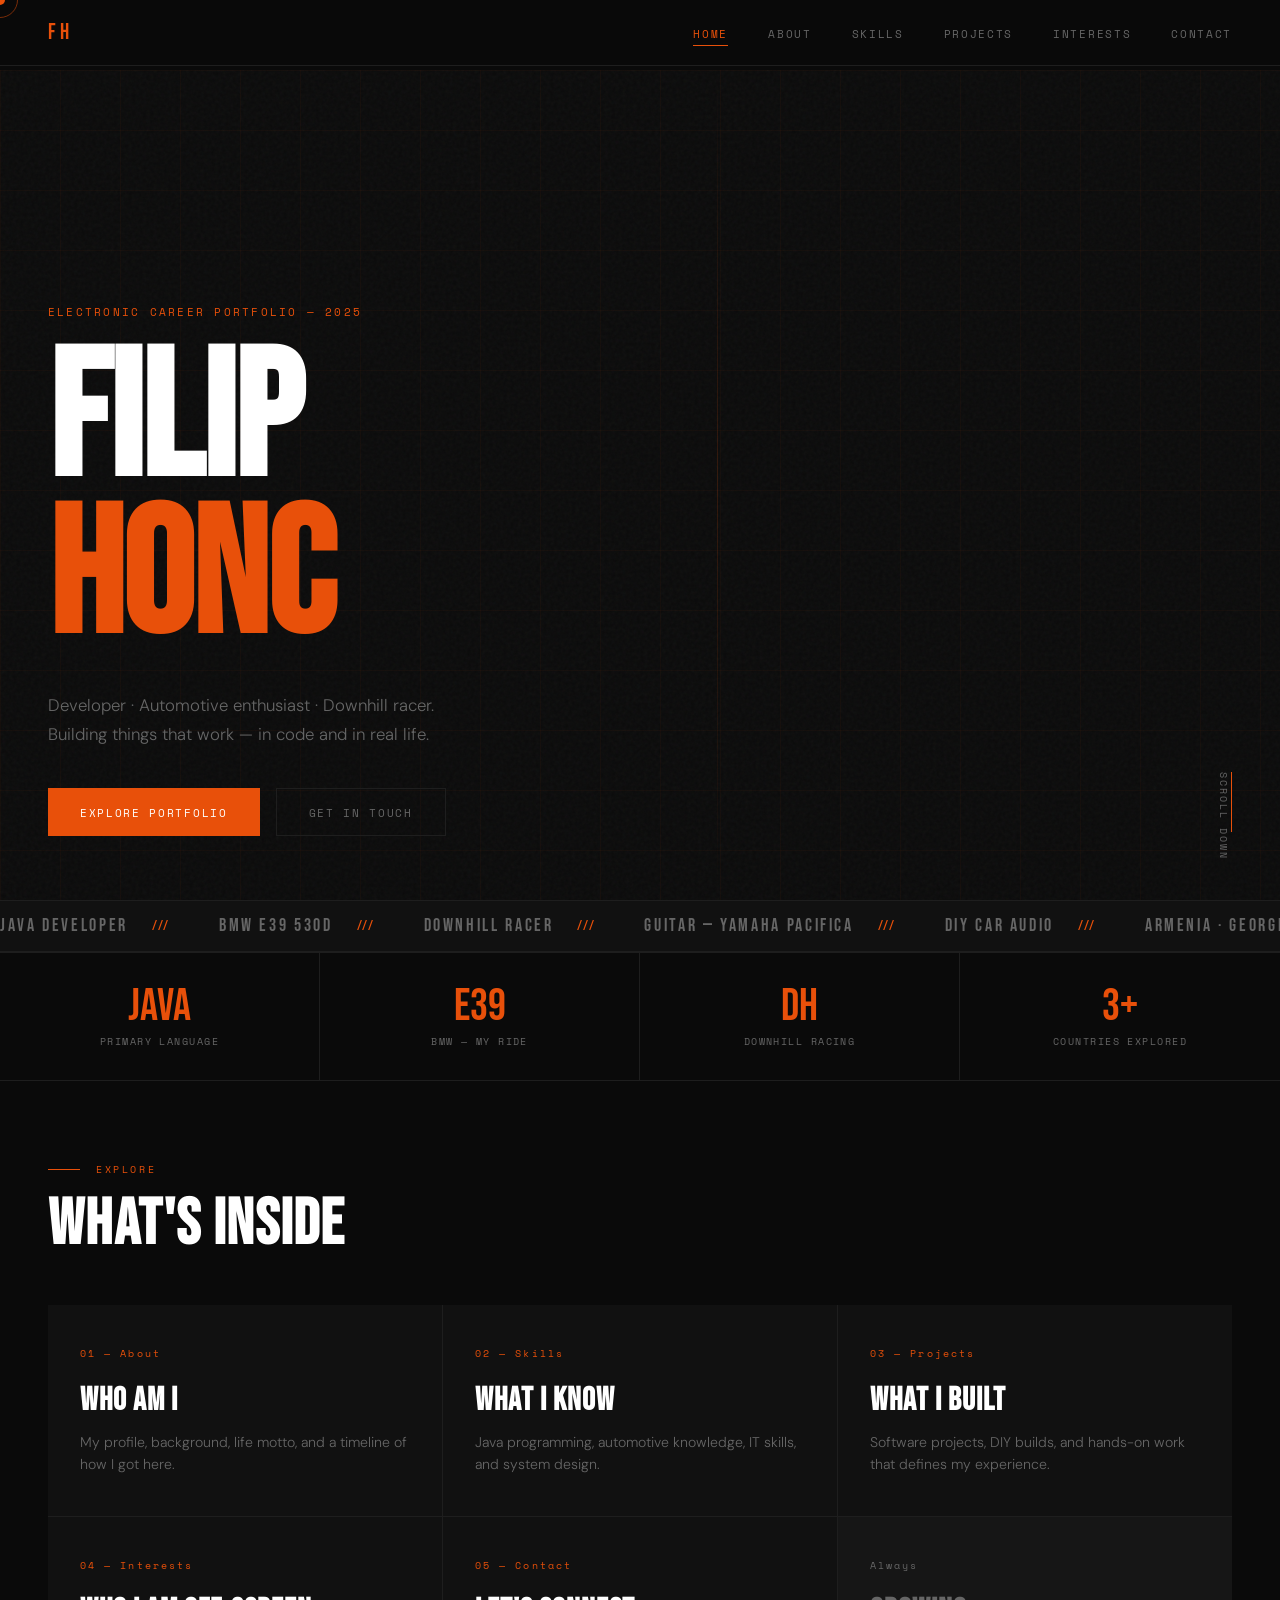
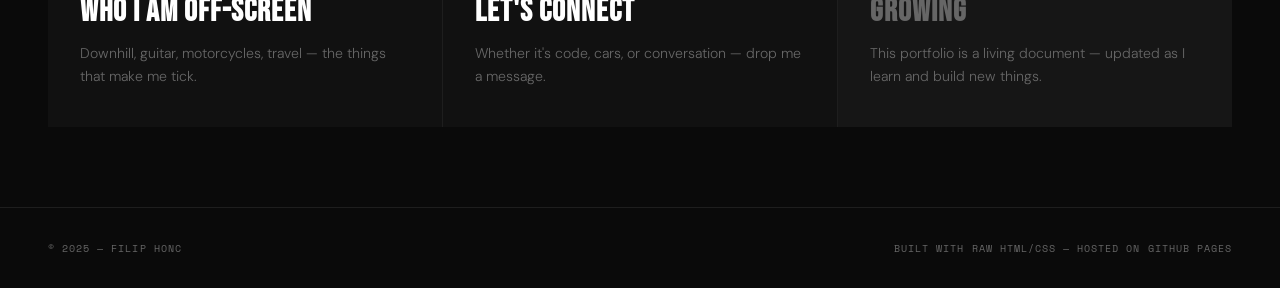
<file: index.html>
<!DOCTYPE html>
<html lang="en">
<head>
  <meta charset="UTF-8"/>
  <meta name="viewport" content="width=device-width, initial-scale=1.0"/>
  <title>Filip Honc — Portfolio — Home</title>
  <link rel="stylesheet" href="style.css"/>
</head>
<body>

  <div class="cursor" id="cursor"></div>
  <div class="cursor-ring" id="cursorRing"></div>

  <nav>
    <a href="index.html" class="nav-logo">FH</a>
    <ul class="nav-links">
      <li><a href="index.html">Home</a></li>
      <li><a href="about.html">About</a></li>
      <li><a href="skills.html">Skills</a></li>
      <li><a href="projects.html">Projects</a></li>
      <li><a href="interests.html">Interests</a></li>
      <li><a href="contact.html">Contact</a></li>
    </ul>
  </nav>

  <div class="page">

    <!-- HERO -->
    <section id="hero">
      <div class="hero-noise"></div>
      <div class="hero-grid"></div>
      <div class="hero-line"></div>
      <div class="hero-tag">Electronic Career Portfolio — 2025</div>
      <h1 class="hero-name">FILIP<br><span>HONC</span></h1>
      <p class="hero-sub">
        Developer · Automotive enthusiast · Downhill racer.<br>
        Building things that work — in code and in real life.
      </p>
      <div class="hero-cta">
        <a href="about.html" class="btn btn-primary">Explore Portfolio</a>
        <a href="contact.html" class="btn btn-outline">Get in Touch</a>
      </div>
      <div class="hero-scroll">Scroll down</div>
    </section>

    <!-- MARQUEE -->
    <div class="marquee-wrap">
      <div class="marquee-track">
        <div class="marquee-item">Java Developer <span>///</span></div>
        <div class="marquee-item">BMW E39 530d <span>///</span></div>
        <div class="marquee-item">Downhill Racer <span>///</span></div>
        <div class="marquee-item">Guitar — Yamaha Pacifica <span>///</span></div>
        <div class="marquee-item">DIY Car Audio <span>///</span></div>
        <div class="marquee-item">Armenia · Georgia · Albania <span>///</span></div>
        <div class="marquee-item">Java Developer <span>///</span></div>
        <div class="marquee-item">BMW E39 530d <span>///</span></div>
        <div class="marquee-item">Downhill Racer <span>///</span></div>
        <div class="marquee-item">Guitar — Yamaha Pacifica <span>///</span></div>
        <div class="marquee-item">DIY Car Audio <span>///</span></div>
        <div class="marquee-item">Armenia · Georgia · Albania <span>///</span></div>
      </div>
    </div>

    <!-- STATS BAR -->
    <div class="stats-bar reveal">
      <div class="stat-item">
        <div class="stat-num">Java</div>
        <div class="stat-label">Primary Language</div>
      </div>
      <div class="stat-item">
        <div class="stat-num">E39</div>
        <div class="stat-label">BMW — My Ride</div>
      </div>
      <div class="stat-item">
        <div class="stat-num">DH</div>
        <div class="stat-label">Downhill Racing</div>
      </div>
      <div class="stat-item">
        <div class="stat-num">3+</div>
        <div class="stat-label">Countries Explored</div>
      </div>
    </div>

    <!-- PREVIEW GRID -->
    <section class="section" style="border-top: 1px solid var(--border);">
      <div class="section-label">Explore</div>
      <h2 class="section-title">WHAT'S INSIDE</h2>
      <div class="preview-grid reveal">
        <a href="about.html" class="preview-card">
          <div class="pc-num">01 — About</div>
          <h3>Who Am I</h3>
          <p>My profile, background, life motto, and a timeline of how I got here.</p>
        </a>
        <a href="skills.html" class="preview-card">
          <div class="pc-num">02 — Skills</div>
          <h3>What I Know</h3>
          <p>Java programming, automotive knowledge, IT skills, and system design.</p>
        </a>
        <a href="projects.html" class="preview-card">
          <div class="pc-num">03 — Projects</div>
          <h3>What I Built</h3>
          <p>Software projects, DIY builds, and hands-on work that defines my experience.</p>
        </a>
        <a href="interests.html" class="preview-card">
          <div class="pc-num">04 — Interests</div>
          <h3>Who I Am Off-Screen</h3>
          <p>Downhill, guitar, motorcycles, travel — the things that make me tick.</p>
        </a>
        <a href="contact.html" class="preview-card">
          <div class="pc-num">05 — Contact</div>
          <h3>Let's Connect</h3>
          <p>Whether it's code, cars, or conversation — drop me a message.</p>
        </a>
        <div class="preview-card" style="background: var(--surface2); cursor: default;">
          <div class="pc-num" style="color: var(--muted);">Always</div>
          <h3 style="color: var(--muted);">Growing</h3>
          <p>This portfolio is a living document — updated as I learn and build new things.</p>
        </div>
      </div>
    </section>

  </div><!-- .page -->

  <footer>
    <p>© 2025 — Filip Honc</p>
    <p>Built with raw HTML/CSS — Hosted on GitHub Pages</p>
  </footer>

  <script src="main.js"></script>
</body>
</html>
</file>
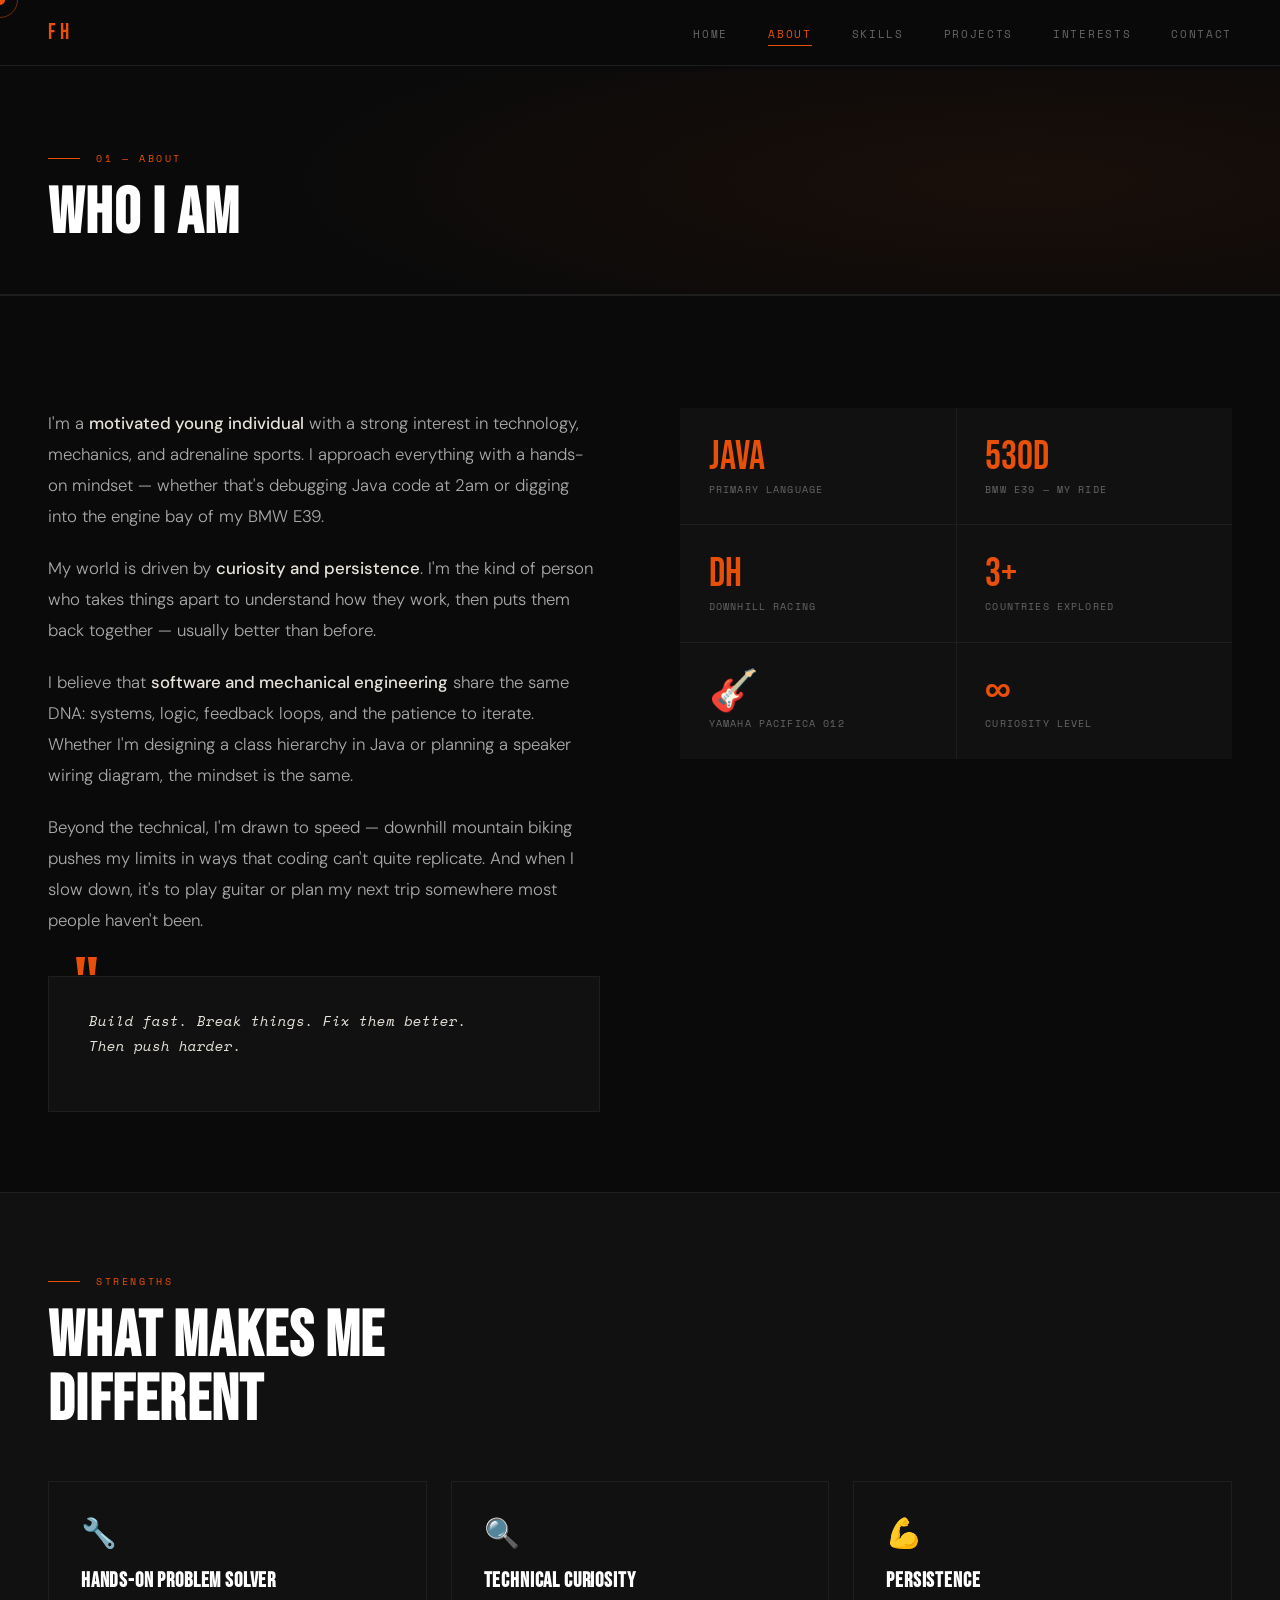
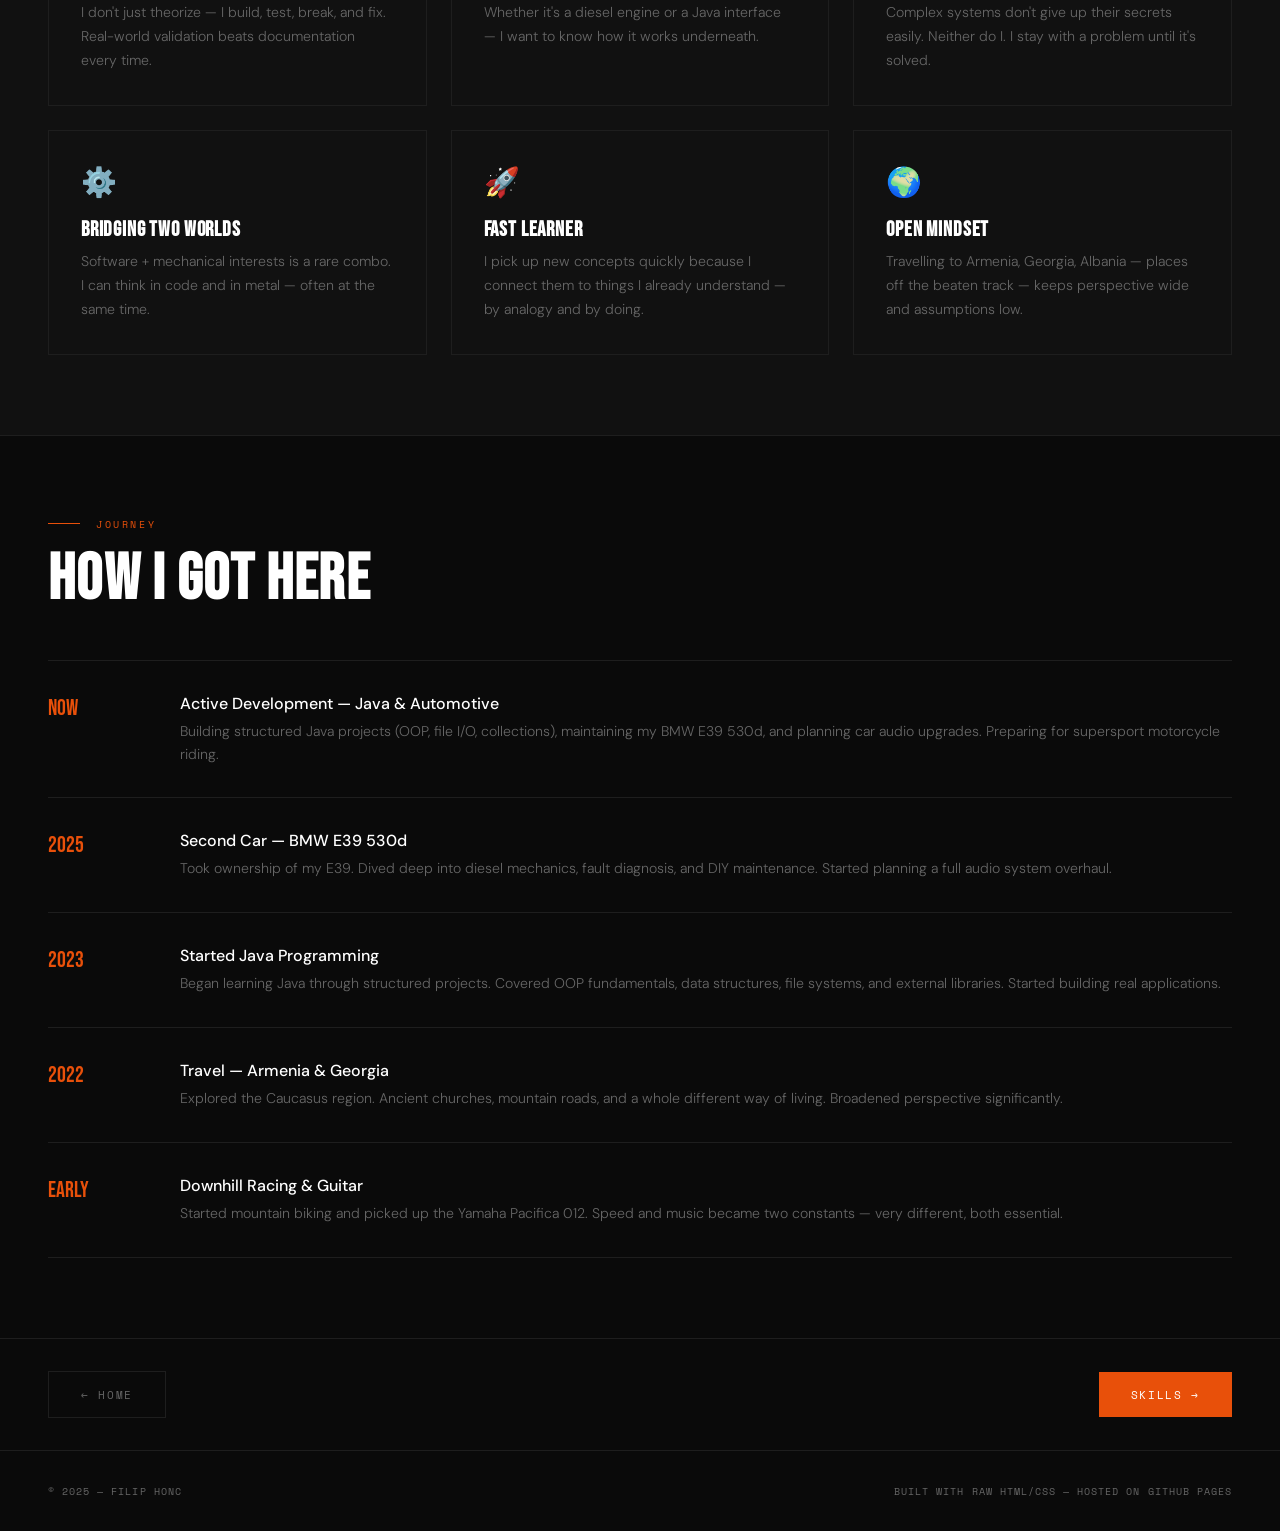
<file: about.html>
<!DOCTYPE html>
<html lang="en">
<head>
  <meta charset="UTF-8"/>
  <meta name="viewport" content="width=device-width, initial-scale=1.0"/>
  <title>Filip Honc — Portfolio — About</title>
  <link rel="stylesheet" href="style.css"/>
</head>
<body>

  <div class="cursor" id="cursor"></div>
  <div class="cursor-ring" id="cursorRing"></div>

  <nav>
    <a href="index.html" class="nav-logo">FH</a>
    <ul class="nav-links">
      <li><a href="index.html">Home</a></li>
      <li><a href="about.html">About</a></li>
      <li><a href="skills.html">Skills</a></li>
      <li><a href="projects.html">Projects</a></li>
      <li><a href="interests.html">Interests</a></li>
      <li><a href="contact.html">Contact</a></li>
    </ul>
  </nav>

  <div class="page">

    <!-- HERO HEADER -->
    <div class="about-hero">
      <div class="about-hero-bg"></div>
      <div class="section-label">01 — About</div>
      <h2 class="section-title" style="margin-bottom:0">WHO I AM</h2>
    </div>

    <!-- MAIN ABOUT LAYOUT -->
    <section class="section">
      <div class="about-layout">

        <!-- LEFT: TEXT -->
        <div class="about-text reveal">
          <p>
            I'm a <strong>motivated young individual</strong> with a strong interest in technology, mechanics, and adrenaline sports. I approach everything with a hands-on mindset — whether that's debugging Java code at 2am or digging into the engine bay of my BMW E39.
          </p>
          <p>
            My world is driven by <strong>curiosity and persistence</strong>. I'm the kind of person who takes things apart to understand how they work, then puts them back together — usually better than before.
          </p>
          <p>
            I believe that <strong>software and mechanical engineering</strong> share the same DNA: systems, logic, feedback loops, and the patience to iterate. Whether I'm designing a class hierarchy in Java or planning a speaker wiring diagram, the mindset is the same.
          </p>
          <p>
            Beyond the technical, I'm drawn to speed — downhill mountain biking pushes my limits in ways that coding can't quite replicate. And when I slow down, it's to play guitar or plan my next trip somewhere most people haven't been.
          </p>
          <div class="motto-box">
            <p>Build fast. Break things. Fix them better.<br>Then push harder.</p>
          </div>
        </div>

        <!-- RIGHT: STATS -->
        <div class="reveal">
          <div class="side-stats">
            <div class="side-stat">
              <div class="num">Java</div>
              <div class="lbl">Primary Language</div>
            </div>
            <div class="side-stat">
              <div class="num">530d</div>
              <div class="lbl">BMW E39 — My Ride</div>
            </div>
            <div class="side-stat">
              <div class="num">DH</div>
              <div class="lbl">Downhill Racing</div>
            </div>
            <div class="side-stat">
              <div class="num">3+</div>
              <div class="lbl">Countries Explored</div>
            </div>
            <div class="side-stat">
              <div class="num">🎸</div>
              <div class="lbl">Yamaha Pacifica 012</div>
            </div>
            <div class="side-stat">
              <div class="num">∞</div>
              <div class="lbl">Curiosity Level</div>
            </div>
          </div>
        </div>

      </div>
    </section>

    <!-- STRENGTHS -->
    <section class="section" style="background: var(--surface);">
      <div class="section-label">Strengths</div>
      <h2 class="section-title">WHAT MAKES ME<br>DIFFERENT</h2>
      <div style="display: grid; grid-template-columns: repeat(3,1fr); gap: 1.5rem;" class="reveal">
        <div class="card">
          <div style="font-size:1.8rem; margin-bottom:1rem;">🔧</div>
          <h3 style="font-family:'Bebas Neue',sans-serif; font-size:1.3rem; color:var(--white); letter-spacing:.04em; margin-bottom:.5rem;">Hands-On Problem Solver</h3>
          <p style="font-size:.88rem; color:var(--muted); line-height:1.7;">I don't just theorize — I build, test, break, and fix. Real-world validation beats documentation every time.</p>
        </div>
        <div class="card">
          <div style="font-size:1.8rem; margin-bottom:1rem;">🔍</div>
          <h3 style="font-family:'Bebas Neue',sans-serif; font-size:1.3rem; color:var(--white); letter-spacing:.04em; margin-bottom:.5rem;">Technical Curiosity</h3>
          <p style="font-size:.88rem; color:var(--muted); line-height:1.7;">Whether it's a diesel engine or a Java interface — I want to know how it works underneath.</p>
        </div>
        <div class="card">
          <div style="font-size:1.8rem; margin-bottom:1rem;">💪</div>
          <h3 style="font-family:'Bebas Neue',sans-serif; font-size:1.3rem; color:var(--white); letter-spacing:.04em; margin-bottom:.5rem;">Persistence</h3>
          <p style="font-size:.88rem; color:var(--muted); line-height:1.7;">Complex systems don't give up their secrets easily. Neither do I. I stay with a problem until it's solved.</p>
        </div>
        <div class="card">
          <div style="font-size:1.8rem; margin-bottom:1rem;">⚙️</div>
          <h3 style="font-family:'Bebas Neue',sans-serif; font-size:1.3rem; color:var(--white); letter-spacing:.04em; margin-bottom:.5rem;">Bridging Two Worlds</h3>
          <p style="font-size:.88rem; color:var(--muted); line-height:1.7;">Software + mechanical interests is a rare combo. I can think in code and in metal — often at the same time.</p>
        </div>
        <div class="card">
          <div style="font-size:1.8rem; margin-bottom:1rem;">🚀</div>
          <h3 style="font-family:'Bebas Neue',sans-serif; font-size:1.3rem; color:var(--white); letter-spacing:.04em; margin-bottom:.5rem;">Fast Learner</h3>
          <p style="font-size:.88rem; color:var(--muted); line-height:1.7;">I pick up new concepts quickly because I connect them to things I already understand — by analogy and by doing.</p>
        </div>
        <div class="card">
          <div style="font-size:1.8rem; margin-bottom:1rem;">🌍</div>
          <h3 style="font-family:'Bebas Neue',sans-serif; font-size:1.3rem; color:var(--white); letter-spacing:.04em; margin-bottom:.5rem;">Open Mindset</h3>
          <p style="font-size:.88rem; color:var(--muted); line-height:1.7;">Travelling to Armenia, Georgia, Albania — places off the beaten track — keeps perspective wide and assumptions low.</p>
        </div>
      </div>
    </section>

    <!-- TIMELINE -->
    <section class="section">
      <div class="section-label">Journey</div>
      <h2 class="section-title">HOW I GOT HERE</h2>
      <div class="timeline">
        <div class="tl-item reveal">
          <div class="tl-year">Now</div>
          <div class="tl-content">
            <h4>Active Development — Java & Automotive</h4>
            <p>Building structured Java projects (OOP, file I/O, collections), maintaining my BMW E39 530d, and planning car audio upgrades. Preparing for supersport motorcycle riding.</p>
          </div>
        </div>
        <div class="tl-item reveal">
          <div class="tl-year">2025</div>
          <div class="tl-content">
            <h4>Second Car — BMW E39 530d</h4>
            <p>Took ownership of my E39. Dived deep into diesel mechanics, fault diagnosis, and DIY maintenance. Started planning a full audio system overhaul.</p>
          </div>
        </div>
        <div class="tl-item reveal">
          <div class="tl-year">2023</div>
          <div class="tl-content">
            <h4>Started Java Programming</h4>
            <p>Began learning Java through structured projects. Covered OOP fundamentals, data structures, file systems, and external libraries. Started building real applications.</p>
          </div>
        </div>
        <div class="tl-item reveal">
          <div class="tl-year">2022</div>
          <div class="tl-content">
            <h4>Travel — Armenia & Georgia</h4>
            <p>Explored the Caucasus region. Ancient churches, mountain roads, and a whole different way of living. Broadened perspective significantly.</p>
          </div>
        </div>
        <div class="tl-item reveal">
          <div class="tl-year">Early</div>
          <div class="tl-content">
            <h4>Downhill Racing & Guitar</h4>
            <p>Started mountain biking and picked up the Yamaha Pacifica 012. Speed and music became two constants — very different, both essential.</p>
          </div>
        </div>
      </div>
    </section>

    <!-- NAV FOOTER -->
    <div style="display:flex; justify-content:space-between; align-items:center; padding:2rem 3rem; border-top:1px solid var(--border);">
      <a href="index.html" class="btn btn-outline">← Home</a>
      <a href="skills.html" class="btn btn-primary">Skills →</a>
    </div>

  </div><!-- .page -->

  <footer>
    <p>© 2025 — Filip Honc</p>
    <p>Built with raw HTML/CSS — Hosted on GitHub Pages</p>
  </footer>

  <script src="main.js"></script>
</body>
</html>
</file>
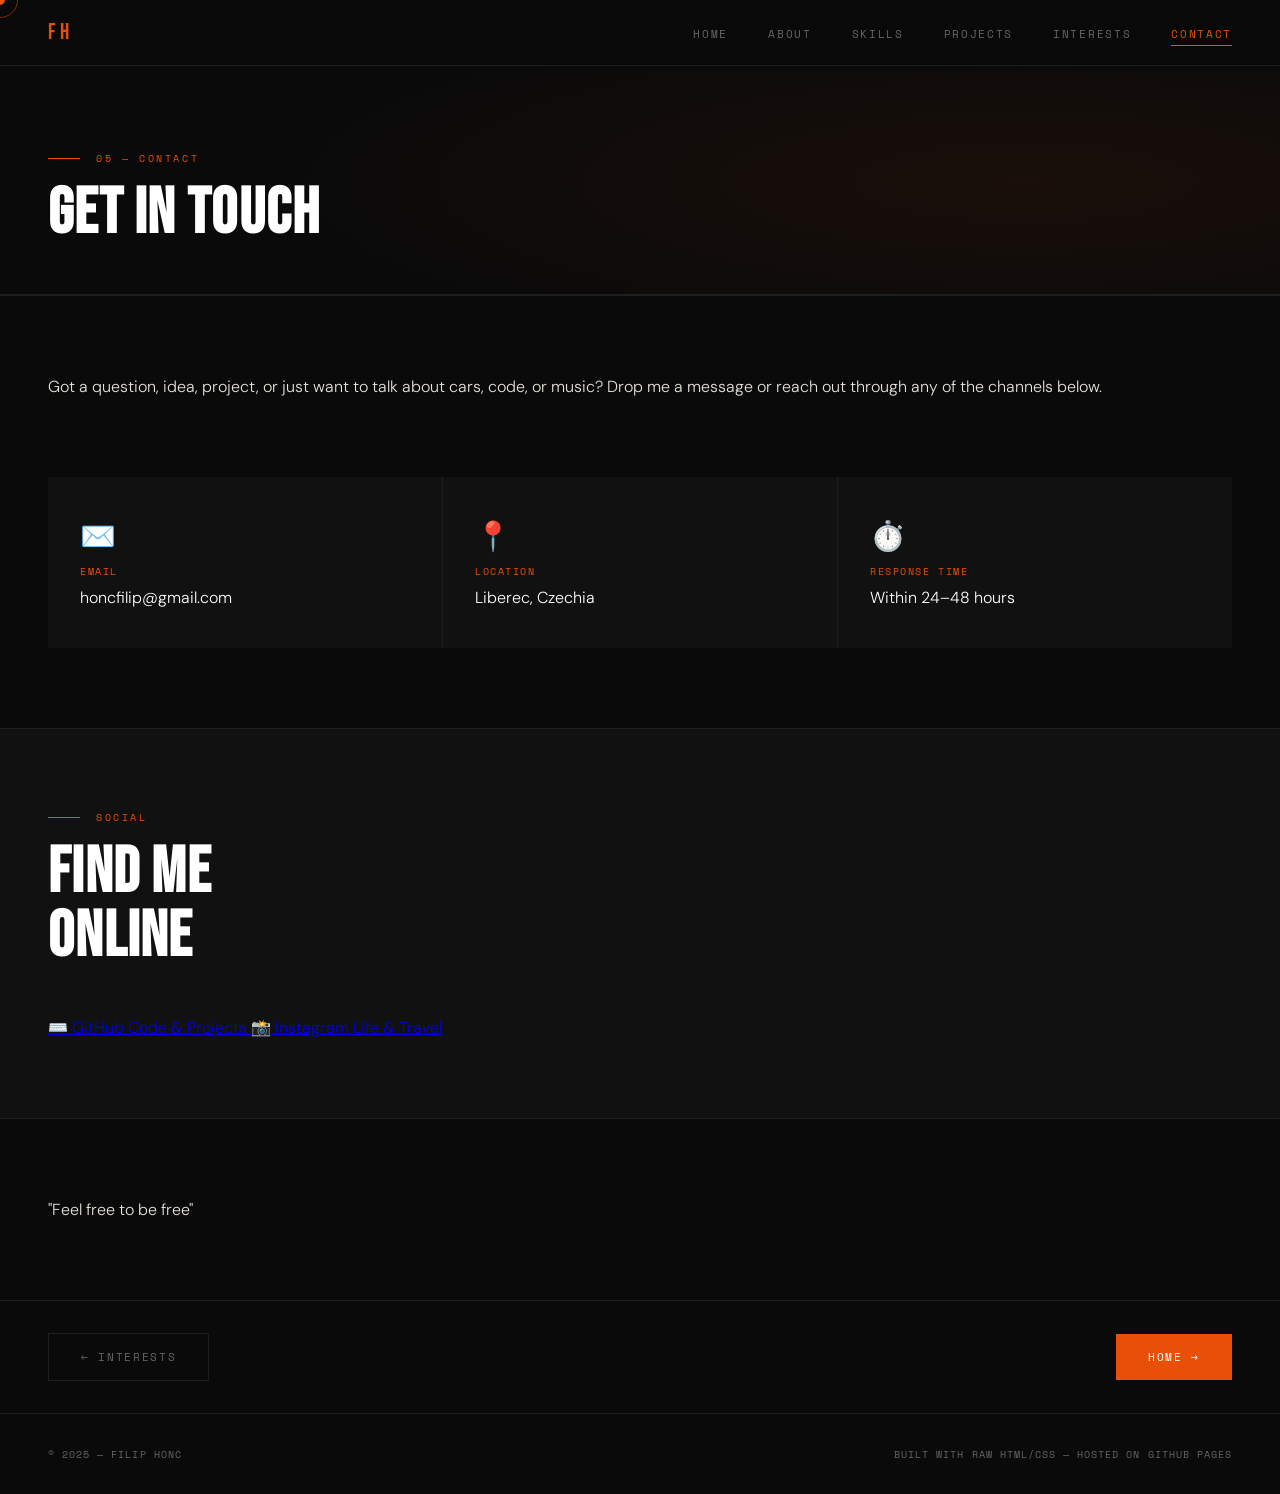
<file: contact.html>
<!DOCTYPE html>
<html lang="en">
<head>
  <meta charset="UTF-8"/>
  <meta name="viewport" content="width=device-width, initial-scale=1.0"/>
  <title>Filip Honc — Portfolio — Contact</title>
  <link rel="stylesheet" href="style.css"/>
</head>
<body>

  <div class="cursor" id="cursor"></div>
  <div class="cursor-ring" id="cursorRing"></div>

  <nav>
    <a href="index.html" class="nav-logo">FH</a>
    <ul class="nav-links">
      <li><a href="index.html">Home</a></li>
      <li><a href="about.html">About</a></li>
      <li><a href="skills.html">Skills</a></li>
      <li><a href="projects.html">Projects</a></li>
      <li><a href="interests.html">Interests</a></li>
      <li><a href="contact.html">Contact</a></li>
    </ul>
  </nav>

  <div class="page">

    <!-- HERO HEADER -->
    <div class="about-hero">
      <div class="about-hero-bg"></div>
      <div class="section-label">05 — Contact</div>
      <h2 class="section-title" style="margin-bottom:0">GET IN TOUCH</h2>
    </div>

    <!-- INTRO -->
    <section class="section">
      <p class="contact-intro reveal">
        Got a question, idea, project, or just want to talk about cars, code, or music?
        Drop me a message or reach out through any of the channels below.
      </p>
    </section>

    <!-- CONTACT TILES -->
    <section class="section" style="padding-top:0; border-top:none;">
      <div class="contact-grid reveal">
        <a href="mailto:honcfilip@gmail.com" class="contact-tile">
          <div class="ct-icon">✉️</div>
          <div class="ct-label">Email</div>
          <div class="ct-val">honcfilip@gmail.com</div>
        </a>
        <div class="contact-tile">
          <div class="ct-icon">📍</div>
          <div class="ct-label">Location</div>
          <div class="ct-val">Liberec, Czechia</div>
        </div>
        <div class="contact-tile">
          <div class="ct-icon">⏱️</div>
          <div class="ct-label">Response Time</div>
          <div class="ct-val">Within 24–48 hours</div>
        </div>
      </div>
    </section>

    <!-- SOCIAL LINKS -->
    <section class="section" style="background: var(--surface);">
      <div class="section-label">Social</div>
      <h2 class="section-title">FIND ME<br>ONLINE</h2>
      <div class="social-row reveal">
        <a href="https://github.com/filiphonc" target="_blank" class="social-block">
          <span class="sb-icon">⌨️</span>
          <span class="sb-label">GitHub</span>
          <span class="sb-sub">Code &amp; Projects</span>
        </a>
        <a href="https://www.instagram.com/filip_honc" target="_blank" class="social-block">
          <span class="sb-icon">📸</span>
          <span class="sb-label">Instagram</span>
          <span class="sb-sub">Life &amp; Travel</span>
        </a>
      </div>
    </section>

    <!-- QUOTE -->
    <section class="section">
      <div class="quote-box reveal">
        <p>"Feel free to be free"</p>
      </div>
    </section>

    <!-- NAV FOOTER -->
    <div style="display:flex; justify-content:space-between; align-items:center; padding:2rem 3rem; border-top:1px solid var(--border);">
      <a href="interests.html" class="btn btn-outline">← Interests</a>
      <a href="index.html" class="btn btn-primary">Home →</a>
    </div>

  </div>

  <footer>
    <p>© 2025 — Filip Honc</p>
    <p>Built with raw HTML/CSS — Hosted on GitHub Pages</p>
  </footer>

  <script src="main.js"></script>
</body>
</html>
</file>
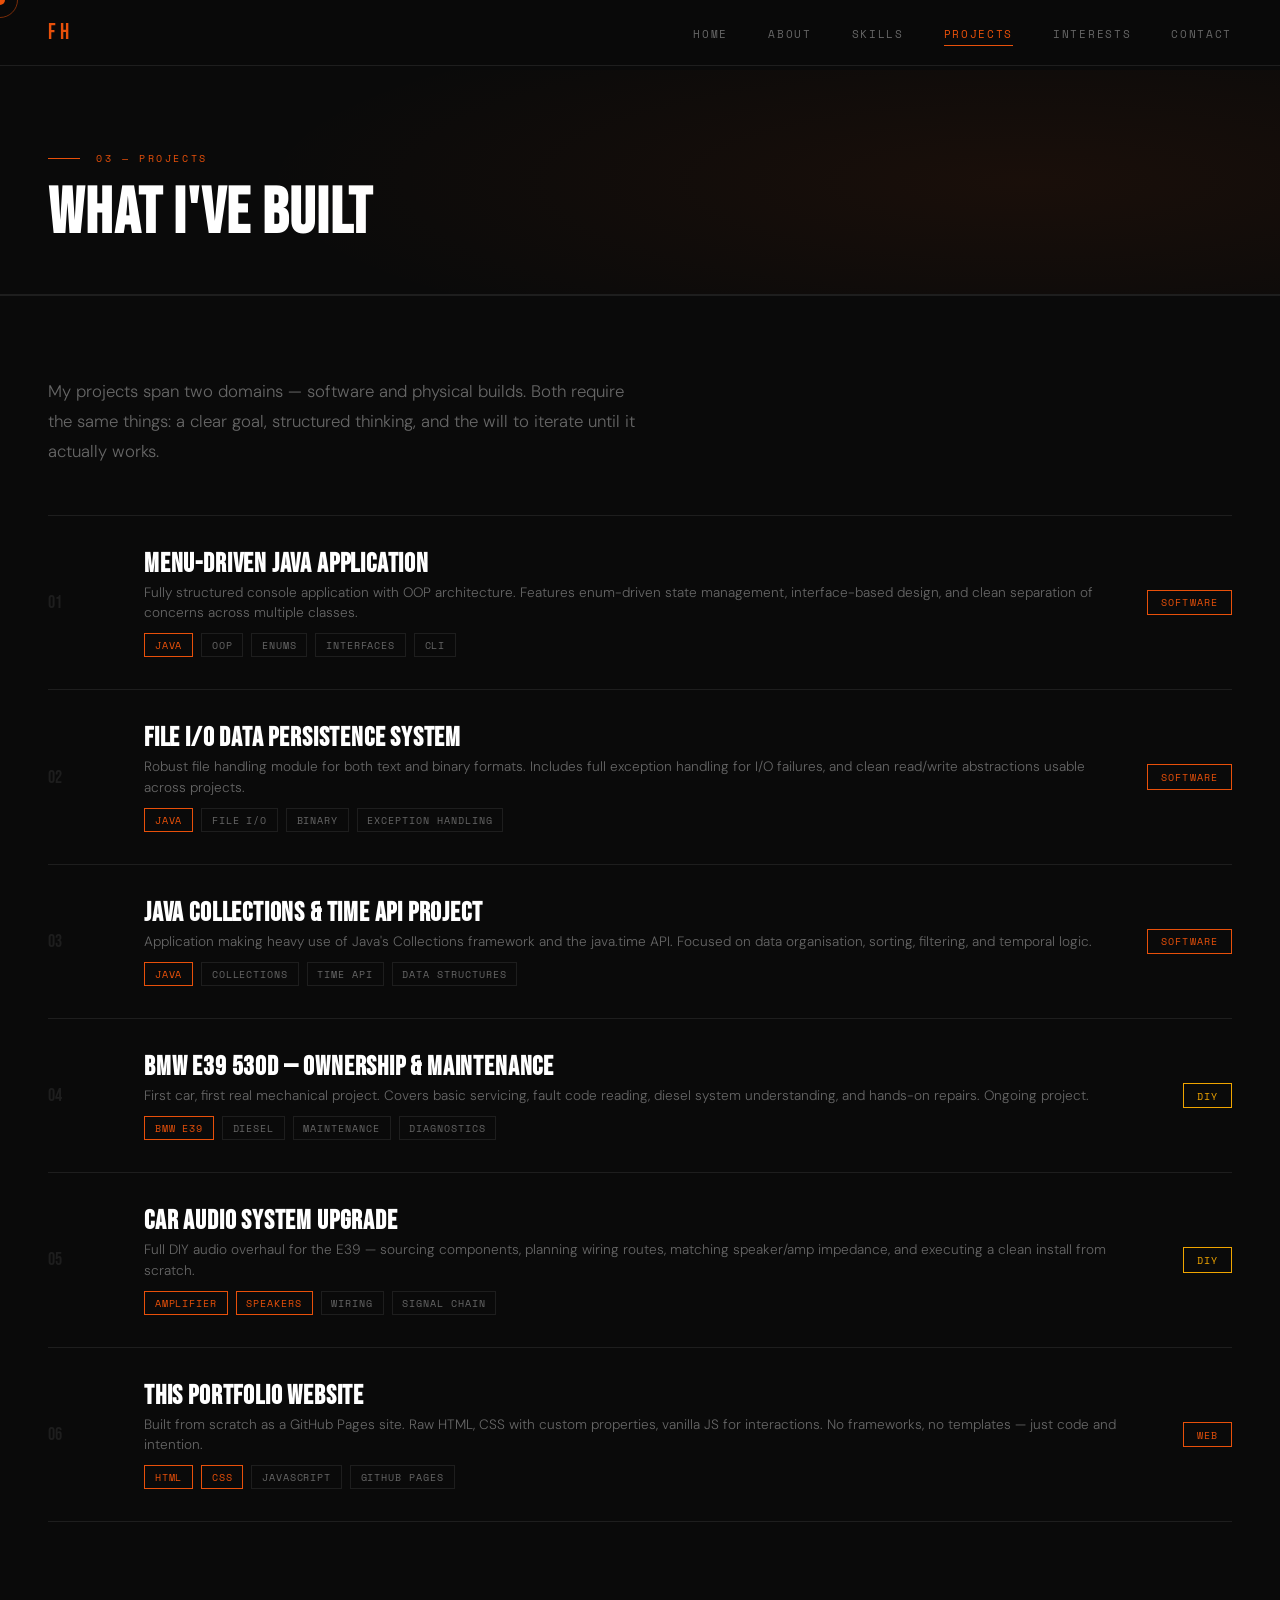
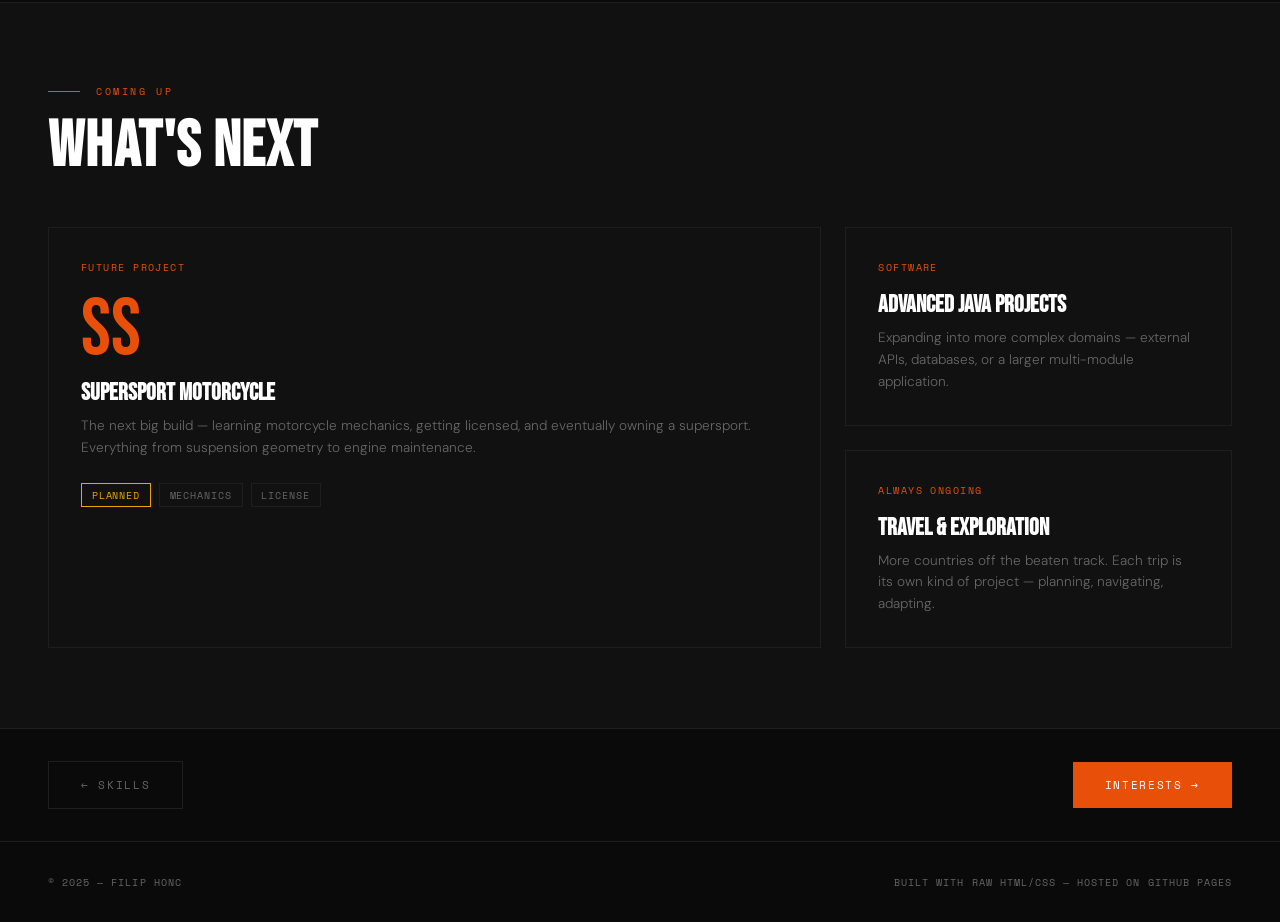
<file: projects.html>
<!DOCTYPE html>
<html lang="en">
<head>
  <meta charset="UTF-8"/>
  <meta name="viewport" content="width=device-width, initial-scale=1.0"/>
  <title>Filip Honc — Portfolio — Projects</title>
  <link rel="stylesheet" href="style.css"/>
</head>
<body>

  <div class="cursor" id="cursor"></div>
  <div class="cursor-ring" id="cursorRing"></div>

  <nav>
    <a href="index.html" class="nav-logo">FH</a>
    <ul class="nav-links">
      <li><a href="index.html">Home</a></li>
      <li><a href="about.html">About</a></li>
      <li><a href="skills.html">Skills</a></li>
      <li><a href="projects.html">Projects</a></li>
      <li><a href="interests.html">Interests</a></li>
      <li><a href="contact.html">Contact</a></li>
    </ul>
  </nav>

  <div class="page">

    <!-- HEADER -->
    <div class="about-hero">
      <div class="about-hero-bg"></div>
      <div class="section-label">03 — Projects</div>
      <h2 class="section-title" style="margin-bottom:0">WHAT I'VE BUILT</h2>
    </div>

    <!-- PROJECT LIST -->
    <section class="section">
      <p class="projects-intro">
        My projects span two domains — software and physical builds. Both require the same things: a clear goal, structured thinking, and the will to iterate until it actually works.
      </p>
      <div class="projects-list">

        <div class="project-row reveal">
          <div class="proj-num">01</div>
          <div class="proj-info">
            <h3>Menu-Driven Java Application</h3>
            <p>Fully structured console application with OOP architecture. Features enum-driven state management, interface-based design, and clean separation of concerns across multiple classes.</p>
            <div class="tags" style="margin-top:.6rem;">
              <span class="tag hot">Java</span>
              <span class="tag">OOP</span>
              <span class="tag">Enums</span>
              <span class="tag">Interfaces</span>
              <span class="tag">CLI</span>
            </div>
          </div>
          <span class="proj-badge">Software</span>
        </div>

        <div class="project-row reveal">
          <div class="proj-num">02</div>
          <div class="proj-info">
            <h3>File I/O Data Persistence System</h3>
            <p>Robust file handling module for both text and binary formats. Includes full exception handling for I/O failures, and clean read/write abstractions usable across projects.</p>
            <div class="tags" style="margin-top:.6rem;">
              <span class="tag hot">Java</span>
              <span class="tag">File I/O</span>
              <span class="tag">Binary</span>
              <span class="tag">Exception Handling</span>
            </div>
          </div>
          <span class="proj-badge">Software</span>
        </div>

        <div class="project-row reveal">
          <div class="proj-num">03</div>
          <div class="proj-info">
            <h3>Java Collections & Time API Project</h3>
            <p>Application making heavy use of Java's Collections framework and the java.time API. Focused on data organisation, sorting, filtering, and temporal logic.</p>
            <div class="tags" style="margin-top:.6rem;">
              <span class="tag hot">Java</span>
              <span class="tag">Collections</span>
              <span class="tag">Time API</span>
              <span class="tag">Data Structures</span>
            </div>
          </div>
          <span class="proj-badge">Software</span>
        </div>

        <div class="project-row reveal">
          <div class="proj-num">04</div>
          <div class="proj-info">
            <h3>BMW E39 530d — Ownership & Maintenance</h3>
            <p>First car, first real mechanical project. Covers basic servicing, fault code reading, diesel system understanding, and hands-on repairs. Ongoing project.</p>
            <div class="tags" style="margin-top:.6rem;">
              <span class="tag hot">BMW E39</span>
              <span class="tag">Diesel</span>
              <span class="tag">Maintenance</span>
              <span class="tag">Diagnostics</span>
            </div>
          </div>
          <span class="proj-badge alt">DIY</span>
        </div>

        <div class="project-row reveal">
          <div class="proj-num">05</div>
          <div class="proj-info">
            <h3>Car Audio System Upgrade</h3>
            <p>Full DIY audio overhaul for the E39 — sourcing components, planning wiring routes, matching speaker/amp impedance, and executing a clean install from scratch.</p>
            <div class="tags" style="margin-top:.6rem;">
              <span class="tag hot">Amplifier</span>
              <span class="tag hot">Speakers</span>
              <span class="tag">Wiring</span>
              <span class="tag">Signal Chain</span>
            </div>
          </div>
          <span class="proj-badge alt">DIY</span>
        </div>

        <div class="project-row reveal">
          <div class="proj-num">06</div>
          <div class="proj-info">
            <h3>This Portfolio Website</h3>
            <p>Built from scratch as a GitHub Pages site. Raw HTML, CSS with custom properties, vanilla JS for interactions. No frameworks, no templates — just code and intention.</p>
            <div class="tags" style="margin-top:.6rem;">
              <span class="tag hot">HTML</span>
              <span class="tag hot">CSS</span>
              <span class="tag">JavaScript</span>
              <span class="tag">GitHub Pages</span>
            </div>
          </div>
          <span class="proj-badge">Web</span>
        </div>

      </div>
    </section>

    <!-- BENTO: FUTURE / STATS -->
    <section class="section" style="background: var(--surface);">
      <div class="section-label">Coming Up</div>
      <h2 class="section-title">WHAT'S NEXT</h2>
      <div class="bento reveal">
        <div class="bento-card tall">
          <div class="bc-label">Future Project</div>
          <div class="bento-big-num">SS</div>
          <h4>Supersport Motorcycle</h4>
          <p>The next big build — learning motorcycle mechanics, getting licensed, and eventually owning a supersport. Everything from suspension geometry to engine maintenance.</p>
          <div class="tags" style="margin-top:1.5rem;">
            <span class="tag warm">Planned</span>
            <span class="tag">Mechanics</span>
            <span class="tag">License</span>
          </div>
        </div>
        <div class="bento-card">
          <div class="bc-label">Software</div>
          <h4>Advanced Java Projects</h4>
          <p>Expanding into more complex domains — external APIs, databases, or a larger multi-module application.</p>
        </div>
        <div class="bento-card">
          <div class="bc-label">Always Ongoing</div>
          <h4>Travel & Exploration</h4>
          <p>More countries off the beaten track. Each trip is its own kind of project — planning, navigating, adapting.</p>
        </div>
      </div>
    </section>

    <!-- NAV FOOTER -->
    <div style="display:flex; justify-content:space-between; align-items:center; padding:2rem 3rem; border-top:1px solid var(--border);">
      <a href="skills.html" class="btn btn-outline">← Skills</a>
      <a href="interests.html" class="btn btn-primary">Interests →</a>
    </div>

  </div><!-- .page -->

  <footer>
    <p>© 2025 — Filip Honc</p>
    <p>Built with raw HTML/CSS — Hosted on GitHub Pages</p>
  </footer>

  <script src="main.js"></script>
</body>
</html>
</file>
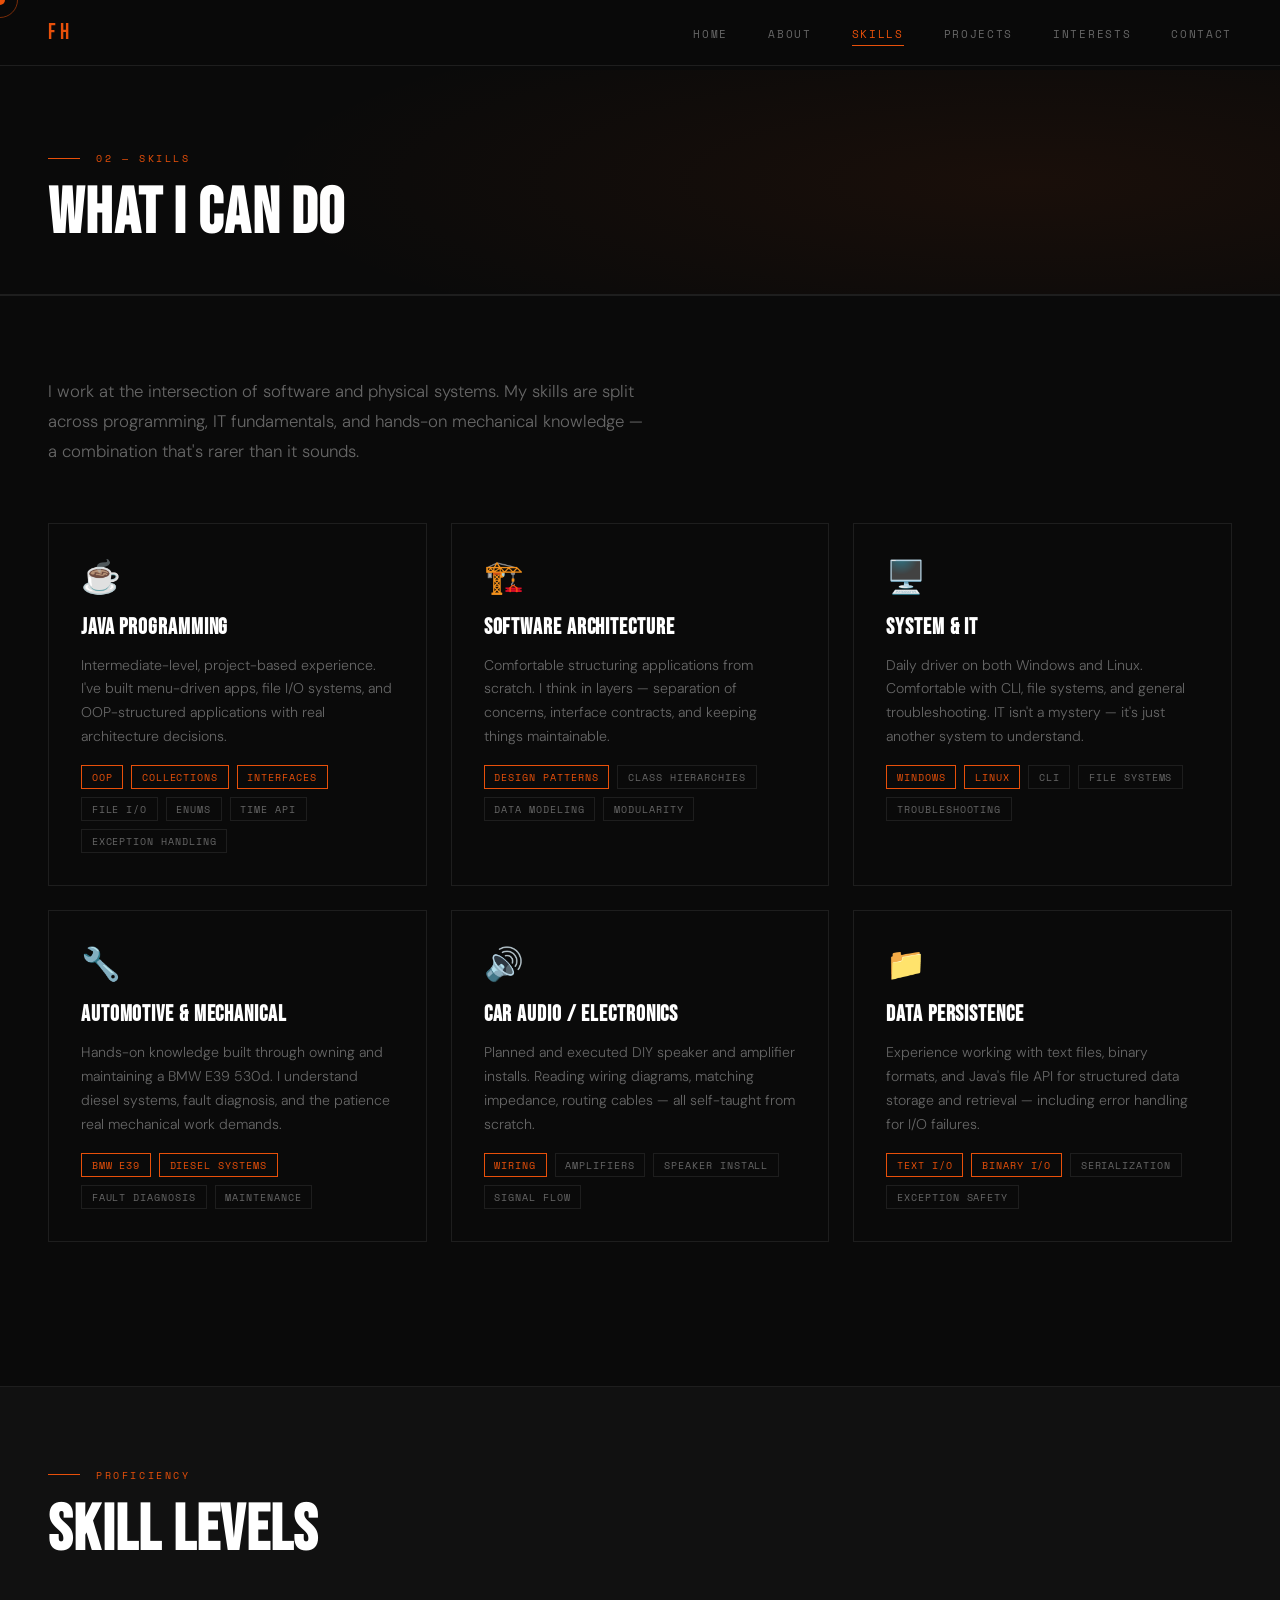
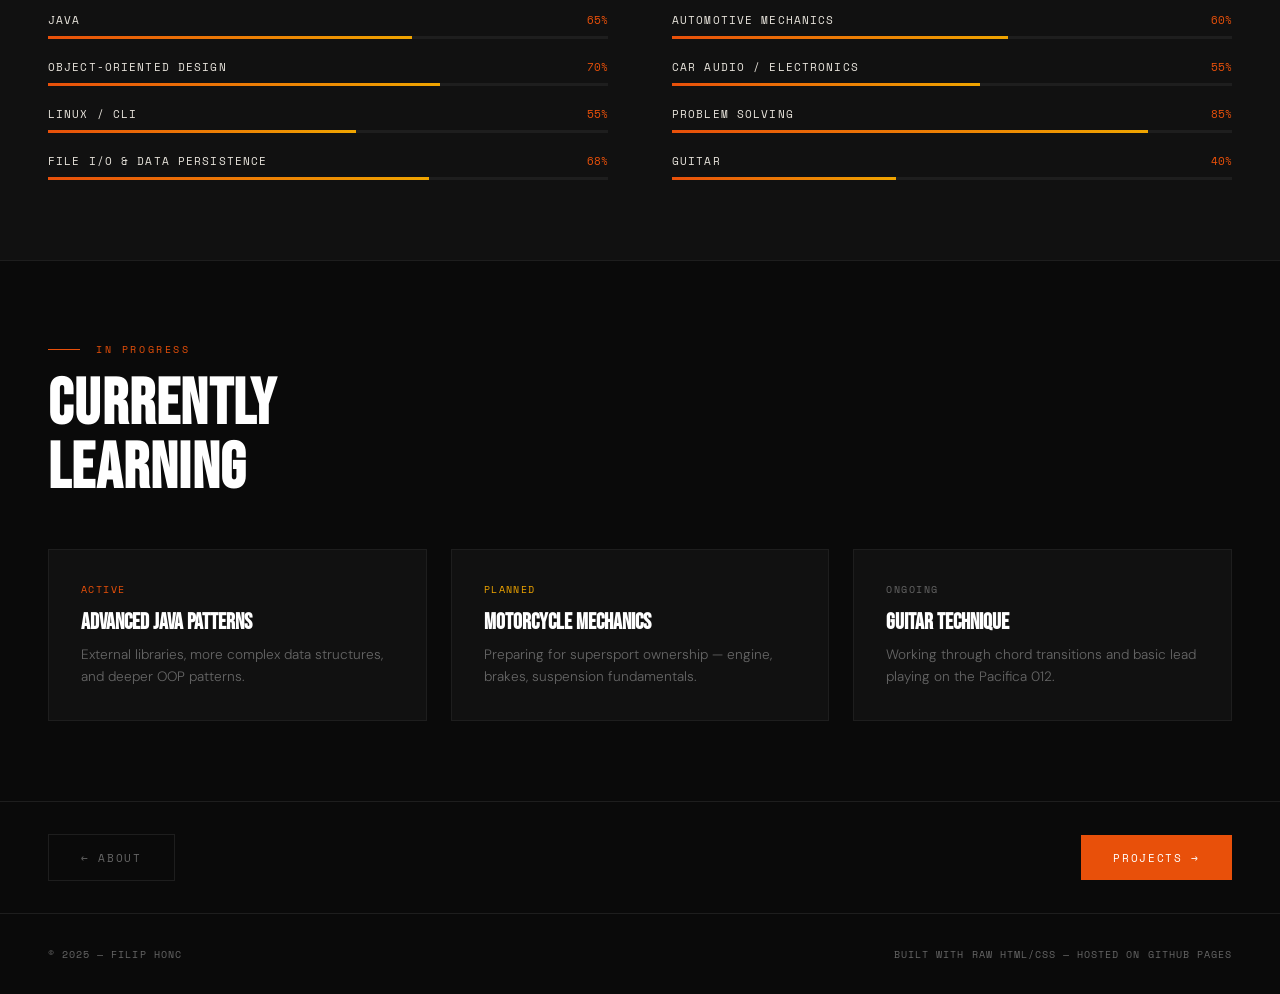
<file: skills.html>
<!DOCTYPE html>
<html lang="en">
<head>
  <meta charset="UTF-8"/>
  <meta name="viewport" content="width=device-width, initial-scale=1.0"/>
  <title>Filip Honc — Portfolio — Skills</title>
  <link rel="stylesheet" href="style.css"/>
</head>
<body>

  <div class="cursor" id="cursor"></div>
  <div class="cursor-ring" id="cursorRing"></div>

  <nav>
    <a href="index.html" class="nav-logo">FH</a>
    <ul class="nav-links">
      <li><a href="index.html">Home</a></li>
      <li><a href="about.html">About</a></li>
      <li><a href="skills.html">Skills</a></li>
      <li><a href="projects.html">Projects</a></li>
      <li><a href="interests.html">Interests</a></li>
      <li><a href="contact.html">Contact</a></li>
    </ul>
  </nav>

  <div class="page">

    <!-- HEADER -->
    <div class="about-hero">
      <div class="about-hero-bg"></div>
      <div class="section-label">02 — Skills</div>
      <h2 class="section-title" style="margin-bottom:0">WHAT I CAN DO</h2>
    </div>

    <!-- SKILL CARDS -->
    <section class="section">
      <p class="skills-intro">
        I work at the intersection of software and physical systems. My skills are split across programming, IT fundamentals, and hands-on mechanical knowledge — a combination that's rarer than it sounds.
      </p>
      <div class="skills-grid">

        <div class="skill-card reveal">
          <div class="skill-icon">☕</div>
          <h3>Java Programming</h3>
          <p>Intermediate-level, project-based experience. I've built menu-driven apps, file I/O systems, and OOP-structured applications with real architecture decisions.</p>
          <div class="tags">
            <span class="tag hot">OOP</span>
            <span class="tag hot">Collections</span>
            <span class="tag hot">Interfaces</span>
            <span class="tag">File I/O</span>
            <span class="tag">Enums</span>
            <span class="tag">Time API</span>
            <span class="tag">Exception Handling</span>
          </div>
        </div>

        <div class="skill-card reveal">
          <div class="skill-icon">🏗️</div>
          <h3>Software Architecture</h3>
          <p>Comfortable structuring applications from scratch. I think in layers — separation of concerns, interface contracts, and keeping things maintainable.</p>
          <div class="tags">
            <span class="tag hot">Design Patterns</span>
            <span class="tag">Class Hierarchies</span>
            <span class="tag">Data Modeling</span>
            <span class="tag">Modularity</span>
          </div>
        </div>

        <div class="skill-card reveal">
          <div class="skill-icon">🖥️</div>
          <h3>System & IT</h3>
          <p>Daily driver on both Windows and Linux. Comfortable with CLI, file systems, and general troubleshooting. IT isn't a mystery — it's just another system to understand.</p>
          <div class="tags">
            <span class="tag hot">Windows</span>
            <span class="tag hot">Linux</span>
            <span class="tag">CLI</span>
            <span class="tag">File Systems</span>
            <span class="tag">Troubleshooting</span>
          </div>
        </div>

        <div class="skill-card reveal">
          <div class="skill-icon">🔧</div>
          <h3>Automotive & Mechanical</h3>
          <p>Hands-on knowledge built through owning and maintaining a BMW E39 530d. I understand diesel systems, fault diagnosis, and the patience real mechanical work demands.</p>
          <div class="tags">
            <span class="tag hot">BMW E39</span>
            <span class="tag hot">Diesel Systems</span>
            <span class="tag">Fault Diagnosis</span>
            <span class="tag">Maintenance</span>
          </div>
        </div>

        <div class="skill-card reveal">
          <div class="skill-icon">🔊</div>
          <h3>Car Audio / Electronics</h3>
          <p>Planned and executed DIY speaker and amplifier installs. Reading wiring diagrams, matching impedance, routing cables — all self-taught from scratch.</p>
          <div class="tags">
            <span class="tag hot">Wiring</span>
            <span class="tag">Amplifiers</span>
            <span class="tag">Speaker Install</span>
            <span class="tag">Signal Flow</span>
          </div>
        </div>

        <div class="skill-card reveal">
          <div class="skill-icon">📁</div>
          <h3>Data Persistence</h3>
          <p>Experience working with text files, binary formats, and Java's file API for structured data storage and retrieval — including error handling for I/O failures.</p>
          <div class="tags">
            <span class="tag hot">Text I/O</span>
            <span class="tag hot">Binary I/O</span>
            <span class="tag">Serialization</span>
            <span class="tag">Exception Safety</span>
          </div>
        </div>

      </div>
    </section>

    <!-- PROFICIENCY BARS -->
    <section class="section" style="background: var(--surface);">
      <div class="section-label">Proficiency</div>
      <h2 class="section-title">SKILL LEVELS</h2>
      <div style="display: grid; grid-template-columns: 1fr 1fr; gap: 4rem;" class="reveal">

        <div class="bar-list">
          <div class="bar-item">
            <div class="bar-header">
              <span class="bar-name">Java</span>
              <span class="bar-val">65%</span>
            </div>
            <div class="bar-track"><div class="bar-fill" data-w="65%"></div></div>
          </div>
          <div class="bar-item">
            <div class="bar-header">
              <span class="bar-name">Object-Oriented Design</span>
              <span class="bar-val">70%</span>
            </div>
            <div class="bar-track"><div class="bar-fill" data-w="70%"></div></div>
          </div>
          <div class="bar-item">
            <div class="bar-header">
              <span class="bar-name">Linux / CLI</span>
              <span class="bar-val">55%</span>
            </div>
            <div class="bar-track"><div class="bar-fill" data-w="55%"></div></div>
          </div>
          <div class="bar-item">
            <div class="bar-header">
              <span class="bar-name">File I/O & Data Persistence</span>
              <span class="bar-val">68%</span>
            </div>
            <div class="bar-track"><div class="bar-fill" data-w="68%"></div></div>
          </div>
        </div>

        <div class="bar-list">
          <div class="bar-item">
            <div class="bar-header">
              <span class="bar-name">Automotive Mechanics</span>
              <span class="bar-val">60%</span>
            </div>
            <div class="bar-track"><div class="bar-fill" data-w="60%"></div></div>
          </div>
          <div class="bar-item">
            <div class="bar-header">
              <span class="bar-name">Car Audio / Electronics</span>
              <span class="bar-val">55%</span>
            </div>
            <div class="bar-track"><div class="bar-fill" data-w="55%"></div></div>
          </div>
          <div class="bar-item">
            <div class="bar-header">
              <span class="bar-name">Problem Solving</span>
              <span class="bar-val">85%</span>
            </div>
            <div class="bar-track"><div class="bar-fill" data-w="85%"></div></div>
          </div>
          <div class="bar-item">
            <div class="bar-header">
              <span class="bar-name">Guitar</span>
              <span class="bar-val">40%</span>
            </div>
            <div class="bar-track"><div class="bar-fill" data-w="40%"></div></div>
          </div>
        </div>

      </div>
    </section>

    <!-- CURRENTLY LEARNING -->
    <section class="section">
      <div class="section-label">In Progress</div>
      <h2 class="section-title">CURRENTLY<br>LEARNING</h2>
      <div style="display:grid; grid-template-columns: repeat(3,1fr); gap:1.5rem;" class="reveal">
        <div class="card">
          <div style="font-family:'Space Mono',monospace; font-size:.6rem; letter-spacing:.15em; color:var(--accent); margin-bottom:.8rem; text-transform:uppercase;">Active</div>
          <h4 style="font-family:'Bebas Neue',sans-serif; font-size:1.4rem; color:var(--white); margin-bottom:.5rem;">Advanced Java Patterns</h4>
          <p style="font-size:.85rem; color:var(--muted); line-height:1.6;">External libraries, more complex data structures, and deeper OOP patterns.</p>
        </div>
        <div class="card">
          <div style="font-family:'Space Mono',monospace; font-size:.6rem; letter-spacing:.15em; color:var(--accent2); margin-bottom:.8rem; text-transform:uppercase;">Planned</div>
          <h4 style="font-family:'Bebas Neue',sans-serif; font-size:1.4rem; color:var(--white); margin-bottom:.5rem;">Motorcycle Mechanics</h4>
          <p style="font-size:.85rem; color:var(--muted); line-height:1.6;">Preparing for supersport ownership — engine, brakes, suspension fundamentals.</p>
        </div>
        <div class="card">
          <div style="font-family:'Space Mono',monospace; font-size:.6rem; letter-spacing:.15em; color:var(--muted); margin-bottom:.8rem; text-transform:uppercase;">Ongoing</div>
          <h4 style="font-family:'Bebas Neue',sans-serif; font-size:1.4rem; color:var(--white); margin-bottom:.5rem;">Guitar Technique</h4>
          <p style="font-size:.85rem; color:var(--muted); line-height:1.6;">Working through chord transitions and basic lead playing on the Pacifica 012.</p>
        </div>
      </div>
    </section>

    <!-- NAV FOOTER -->
    <div style="display:flex; justify-content:space-between; align-items:center; padding:2rem 3rem; border-top:1px solid var(--border);">
      <a href="about.html" class="btn btn-outline">← About</a>
      <a href="projects.html" class="btn btn-primary">Projects →</a>
    </div>

  </div><!-- .page -->

  <footer>
    <p>© 2025 — Filip Honc</p>
    <p>Built with raw HTML/CSS — Hosted on GitHub Pages</p>
  </footer>

  <script src="main.js"></script>
</body>
</html>
</file>
<file: style.css>
/* ============================================================
   PORTFOLIO — style.css
   ============================================================ */

@import url('https://fonts.googleapis.com/css2?family=Bebas+Neue&family=Space+Mono:ital,wght@0,400;0,700;1,400&family=DM+Sans:wght@300;400;500&display=swap');

/* ─── VARIABLES ─────────────────────────────────────────── */
:root {
  --bg:       #0a0a0a;
  --surface:  #111111;
  --surface2: #161616;
  --border:   #1e1e1e;
  --accent:   #e8500a;
  --accent2:  #f0a500;
  --text:     #e8e4dc;
  --muted:    #666;
  --white:    #ffffff;
}

/* ─── RESET ─────────────────────────────────────────────── */
*, *::before, *::after { box-sizing: border-box; margin: 0; padding: 0; }
html { scroll-behavior: smooth; }
body {
  background: var(--bg);
  color: var(--text);
  font-family: 'DM Sans', sans-serif;
  font-weight: 300;
  overflow-x: hidden;
  cursor: none;
  min-height: 100vh;
}

/* ─── CUSTOM CURSOR ──────────────────────────────────────── */
.cursor {
  width: 10px; height: 10px;
  background: var(--accent);
  border-radius: 50%;
  position: fixed;
  pointer-events: none;
  z-index: 9999;
  transform: translate(-50%, -50%);
  transition: width 0.2s, height 0.2s, background 0.2s;
}
.cursor-ring {
  width: 36px; height: 36px;
  border: 1px solid var(--accent);
  border-radius: 50%;
  position: fixed;
  pointer-events: none;
  z-index: 9998;
  transform: translate(-50%, -50%);
  transition: width 0.2s, height 0.2s, opacity 0.2s;
  opacity: 0.5;
}

/* ─── NAVIGATION ─────────────────────────────────────────── */
nav {
  position: fixed;
  top: 0; left: 0; right: 0;
  z-index: 100;
  display: flex;
  justify-content: space-between;
  align-items: center;
  padding: 1.2rem 3rem;
  border-bottom: 1px solid var(--border);
  background: rgba(10,10,10,0.88);
  backdrop-filter: blur(14px);
}
.nav-logo {
  font-family: 'Bebas Neue', sans-serif;
  font-size: 1.4rem;
  letter-spacing: 0.2em;
  color: var(--accent);
  text-decoration: none;
}
.nav-links {
  display: flex;
  gap: 2.5rem;
  list-style: none;
}
.nav-links a {
  font-family: 'Space Mono', monospace;
  font-size: 0.7rem;
  letter-spacing: 0.15em;
  text-decoration: none;
  color: var(--muted);
  text-transform: uppercase;
  transition: color 0.2s;
  position: relative;
  padding-bottom: 2px;
}
.nav-links a::after {
  content: '';
  position: absolute;
  bottom: -2px; left: 0;
  width: 0; height: 1px;
  background: var(--accent);
  transition: width 0.25s;
}
.nav-links a:hover,
.nav-links a.active { color: var(--accent); }
.nav-links a:hover::after,
.nav-links a.active::after { width: 100%; }

/* ─── PAGE WRAPPER ───────────────────────────────────────── */
.page {
  padding-top: 70px; /* nav height */
  min-height: 100vh;
}

/* ─── SECTION HELPERS ────────────────────────────────────── */
.section {
  padding: 5rem 3rem;
  border-top: 1px solid var(--border);
}
.section-label {
  font-family: 'Space Mono', monospace;
  font-size: 0.65rem;
  letter-spacing: 0.25em;
  color: var(--accent);
  text-transform: uppercase;
  margin-bottom: 1rem;
  display: flex;
  align-items: center;
  gap: 1rem;
}
.section-label::before {
  content: '';
  width: 2rem; height: 1px;
  background: var(--accent);
}
h2.section-title {
  font-family: 'Bebas Neue', sans-serif;
  font-size: clamp(2.5rem, 5vw, 4.5rem);
  letter-spacing: 0.02em;
  color: var(--white);
  line-height: 1;
  margin-bottom: 3rem;
}

/* ─── SURFACE / CARD ─────────────────────────────────────── */
.card {
  border: 1px solid var(--border);
  background: var(--surface);
  padding: 2rem;
  transition: border-color 0.25s, transform 0.25s;
}
.card:hover { border-color: var(--accent); transform: translateY(-4px); }

/* ─── TAGS ───────────────────────────────────────────────── */
.tags { display: flex; flex-wrap: wrap; gap: 0.5rem; margin-top: 1rem; }
.tag {
  font-family: 'Space Mono', monospace;
  font-size: 0.6rem;
  letter-spacing: 0.1em;
  padding: 0.25rem 0.6rem;
  border: 1px solid var(--border);
  color: var(--muted);
  text-transform: uppercase;
}
.tag.hot { border-color: var(--accent); color: var(--accent); }
.tag.warm { border-color: var(--accent2); color: var(--accent2); }

/* ─── MARQUEE ────────────────────────────────────────────── */
.marquee-wrap {
  overflow: hidden;
  border-top: 1px solid var(--border);
  border-bottom: 1px solid var(--border);
  padding: 0.9rem 0;
  background: var(--surface);
}
.marquee-track {
  display: flex;
  gap: 3rem;
  width: max-content;
  animation: marquee 28s linear infinite;
}
.marquee-item {
  font-family: 'Bebas Neue', sans-serif;
  font-size: 1.1rem;
  letter-spacing: 0.15em;
  color: var(--muted);
  white-space: nowrap;
  display: flex;
  align-items: center;
  gap: 1.5rem;
}
.marquee-item span { color: var(--accent); font-size: 0.8rem; }
@keyframes marquee {
  from { transform: translateX(0); }
  to   { transform: translateX(-50%); }
}

/* ─── BUTTONS ────────────────────────────────────────────── */
.btn {
  font-family: 'Space Mono', monospace;
  font-size: 0.7rem;
  letter-spacing: 0.15em;
  text-decoration: none;
  padding: 0.9rem 2rem;
  text-transform: uppercase;
  transition: all 0.2s;
  display: inline-flex;
  align-items: center;
  gap: 0.7rem;
  border: none;
  cursor: none;
}
.btn-primary { background: var(--accent); color: var(--white); }
.btn-primary:hover { background: #c94008; }
.btn-outline { border: 1px solid var(--border); color: var(--muted); background: transparent; }
.btn-outline:hover { border-color: var(--accent); color: var(--accent); }

/* ─── REVEAL ANIMATION ───────────────────────────────────── */
.reveal {
  opacity: 0;
  transform: translateY(24px);
  transition: opacity 0.7s ease, transform 0.7s ease;
}
.reveal.visible { opacity: 1; transform: translateY(0); }

/* ─── FOOTER ─────────────────────────────────────────────── */
footer {
  border-top: 1px solid var(--border);
  padding: 2rem 3rem;
  display: flex;
  justify-content: space-between;
  align-items: center;
  background: var(--bg);
}
footer p {
  font-family: 'Space Mono', monospace;
  font-size: 0.65rem;
  letter-spacing: 0.1em;
  color: var(--muted);
  text-transform: uppercase;
}

/* ─── RESPONSIVE ─────────────────────────────────────────── */
@media (max-width: 900px) {
  nav { padding: 1rem 1.5rem; }
  .nav-links { display: none; }
  .section { padding: 4rem 1.5rem; }
  footer { flex-direction: column; gap: 1rem; text-align: center; }
}

/* ============================================================
   PAGE-SPECIFIC: INDEX / HERO
   ============================================================ */
#hero {
  min-height: calc(100vh - 70px);
  display: flex;
  flex-direction: column;
  justify-content: flex-end;
  padding: 4rem 3rem;
  position: relative;
  overflow: hidden;
}
.hero-noise {
  position: absolute; inset: 0;
  background-image: url("data:image/svg+xml,%3Csvg viewBox='0 0 256 256' xmlns='http://www.w3.org/2000/svg'%3E%3Cfilter id='n'%3E%3CfeTurbulence type='fractalNoise' baseFrequency='0.9' numOctaves='4' stitchTiles='stitch'/%3E%3C/filter%3E%3Crect width='100%25' height='100%25' filter='url(%23n)' opacity='0.04'/%3E%3C/svg%3E");
  pointer-events: none;
}
.hero-grid {
  position: absolute; inset: 0;
  background-image:
    linear-gradient(rgba(232,80,10,0.04) 1px, transparent 1px),
    linear-gradient(90deg, rgba(232,80,10,0.04) 1px, transparent 1px);
  background-size: 60px 60px;
  pointer-events: none;
}
.hero-line {
  position: absolute;
  top: 0; bottom: 0; left: 56%;
  width: 1px;
  background: linear-gradient(to bottom, transparent, var(--accent), transparent);
  opacity: 0.18;
}
.hero-tag {
  font-family: 'Space Mono', monospace;
  font-size: 0.7rem;
  letter-spacing: 0.2em;
  color: var(--accent);
  text-transform: uppercase;
  margin-bottom: 1.5rem;
  animation: fadeUp 0.8s ease 0.2s both;
}
.hero-name {
  font-family: 'Bebas Neue', sans-serif;
  font-size: clamp(5rem, 14vw, 14rem);
  line-height: 0.88;
  letter-spacing: -0.01em;
  color: var(--white);
  animation: fadeUp 0.8s ease 0.35s both;
}
.hero-name span { color: var(--accent); }
.hero-sub {
  margin-top: 2rem;
  font-size: 1.05rem;
  color: var(--muted);
  max-width: 500px;
  line-height: 1.7;
  animation: fadeUp 0.8s ease 0.5s both;
}
.hero-cta {
  margin-top: 2.5rem;
  display: flex;
  gap: 1rem;
  animation: fadeUp 0.8s ease 0.65s both;
}
.hero-scroll {
  position: absolute;
  bottom: 2.5rem; right: 3rem;
  font-family: 'Space Mono', monospace;
  font-size: 0.62rem;
  letter-spacing: 0.2em;
  color: var(--muted);
  writing-mode: vertical-rl;
  text-transform: uppercase;
  animation: fadeUp 0.8s ease 0.8s both;
}
.hero-scroll::before {
  content: '';
  display: block;
  width: 1px; height: 60px;
  background: var(--accent);
  margin: 0 auto 1rem;
}

/* ─── QUICK STATS BAR (index) ────────────────────────────── */
.stats-bar {
  display: grid;
  grid-template-columns: repeat(4, 1fr);
  border-top: 1px solid var(--border);
}
.stat-item {
  padding: 2rem;
  border-right: 1px solid var(--border);
  text-align: center;
  transition: background 0.2s;
}
.stat-item:last-child { border-right: none; }
.stat-item:hover { background: var(--surface); }
.stat-num {
  font-family: 'Bebas Neue', sans-serif;
  font-size: 2.8rem;
  color: var(--accent);
  line-height: 1;
}
.stat-label {
  font-family: 'Space Mono', monospace;
  font-size: 0.6rem;
  letter-spacing: 0.15em;
  color: var(--muted);
  text-transform: uppercase;
  margin-top: 0.3rem;
}

/* ─── INDEX PREVIEW CARDS ────────────────────────────────── */
.preview-grid {
  display: grid;
  grid-template-columns: repeat(3, 1fr);
  gap: 1px;
  background: var(--border);
  margin-top: 3rem;
}
.preview-card {
  background: var(--surface);
  padding: 2.5rem 2rem;
  text-decoration: none;
  color: inherit;
  display: block;
  transition: background 0.2s;
  position: relative;
  overflow: hidden;
}
.preview-card::after {
  content: '→';
  position: absolute;
  bottom: 1.5rem; right: 1.5rem;
  font-family: 'Bebas Neue', sans-serif;
  font-size: 1.5rem;
  color: var(--accent);
  transform: translateX(-6px);
  opacity: 0;
  transition: transform 0.25s, opacity 0.25s;
}
.preview-card:hover { background: var(--surface2); }
.preview-card:hover::after { transform: translateX(0); opacity: 1; }
.preview-card .pc-num {
  font-family: 'Space Mono', monospace;
  font-size: 0.65rem;
  letter-spacing: 0.2em;
  color: var(--accent);
  margin-bottom: 1.2rem;
}
.preview-card h3 {
  font-family: 'Bebas Neue', sans-serif;
  font-size: 2rem;
  letter-spacing: 0.03em;
  color: var(--white);
  margin-bottom: 0.7rem;
}
.preview-card p {
  font-size: 0.88rem;
  color: var(--muted);
  line-height: 1.6;
}

/* ============================================================
   PAGE-SPECIFIC: ABOUT
   ============================================================ */
.about-hero {
  padding: 5rem 3rem 3rem;
  position: relative;
  overflow: hidden;
  border-bottom: 1px solid var(--border);
}
.about-hero-bg {
  position: absolute; inset: 0;
  background: radial-gradient(ellipse 60% 80% at 80% 50%, rgba(232,80,10,0.07), transparent);
  pointer-events: none;
}
.about-layout {
  display: grid;
  grid-template-columns: 1fr 1fr;
  gap: 5rem;
  align-items: start;
  margin-top: 2rem;
}
.about-text p {
  font-size: 1.05rem;
  line-height: 1.85;
  color: #aaa;
  margin-bottom: 1.3rem;
}
.about-text p strong { color: var(--text); font-weight: 500; }
.motto-box {
  border: 1px solid var(--border);
  padding: 2rem 2rem 2rem 2.5rem;
  position: relative;
  margin-top: 2.5rem;
  background: var(--surface);
}
.motto-box::before {
  content: '"';
  position: absolute;
  top: -1.8rem; left: 1.5rem;
  font-family: 'Bebas Neue', sans-serif;
  font-size: 5rem;
  color: var(--accent);
  line-height: 1;
}
.motto-box p {
  font-family: 'Space Mono', monospace;
  font-size: 0.9rem;
  line-height: 1.7;
  color: var(--text);
  font-style: italic;
}
.side-stats {
  display: grid;
  grid-template-columns: 1fr 1fr;
  gap: 1px;
  background: var(--border);
}
.side-stat {
  background: var(--surface);
  padding: 1.8rem;
  transition: background 0.2s;
}
.side-stat:hover { background: var(--surface2); }
.side-stat .num {
  font-family: 'Bebas Neue', sans-serif;
  font-size: 2.5rem;
  color: var(--accent);
  line-height: 1;
}
.side-stat .lbl {
  font-family: 'Space Mono', monospace;
  font-size: 0.6rem;
  letter-spacing: 0.12em;
  color: var(--muted);
  text-transform: uppercase;
  margin-top: 0.3rem;
}

/* Timeline */
.timeline { margin-top: 1rem; }
.tl-item {
  display: grid;
  grid-template-columns: 100px 1fr;
  gap: 2rem;
  padding: 2rem 0;
  border-bottom: 1px solid var(--border);
}
.tl-item:first-child { border-top: 1px solid var(--border); }
.tl-year {
  font-family: 'Bebas Neue', sans-serif;
  font-size: 1.4rem;
  color: var(--accent);
  padding-top: 2px;
}
.tl-content h4 {
  font-family: 'DM Sans', sans-serif;
  font-weight: 500;
  font-size: 1rem;
  color: var(--white);
  margin-bottom: 0.4rem;
}
.tl-content p { font-size: 0.88rem; color: var(--muted); line-height: 1.6; }

@media (max-width: 900px) {
  .about-layout { grid-template-columns: 1fr; gap: 3rem; }
}

/* ============================================================
   PAGE-SPECIFIC: SKILLS
   ============================================================ */
.skills-intro {
  max-width: 600px;
  font-size: 1.05rem;
  color: var(--muted);
  line-height: 1.8;
  margin-bottom: 3.5rem;
}
.skills-grid {
  display: grid;
  grid-template-columns: repeat(3, 1fr);
  gap: 1.5rem;
  margin-bottom: 4rem;
}
.skill-card {
  border: 1px solid var(--border);
  padding: 2rem;
  position: relative;
  overflow: hidden;
  transition: border-color 0.3s, transform 0.3s;
}
.skill-card::after {
  content: '';
  position: absolute; inset: 0;
  background: linear-gradient(135deg, rgba(232,80,10,0.06), transparent);
  opacity: 0;
  transition: opacity 0.3s;
}
.skill-card:hover { border-color: var(--accent); transform: translateY(-4px); }
.skill-card:hover::after { opacity: 1; }
.skill-icon { font-size: 2rem; margin-bottom: 1rem; }
.skill-card h3 {
  font-family: 'Bebas Neue', sans-serif;
  font-size: 1.4rem;
  letter-spacing: 0.04em;
  color: var(--white);
  margin-bottom: 0.8rem;
}
.skill-card p { font-size: 0.88rem; color: var(--muted); line-height: 1.7; }

/* Bar chart */
.bar-list { display: flex; flex-direction: column; gap: 1.2rem; }
.bar-item {}
.bar-header {
  display: flex;
  justify-content: space-between;
  margin-bottom: 0.5rem;
}
.bar-name {
  font-family: 'Space Mono', monospace;
  font-size: 0.7rem;
  letter-spacing: 0.1em;
  text-transform: uppercase;
  color: var(--text);
}
.bar-val {
  font-family: 'Space Mono', monospace;
  font-size: 0.7rem;
  color: var(--accent);
}
.bar-track {
  height: 3px;
  background: var(--border);
  position: relative;
  overflow: hidden;
}
.bar-fill {
  height: 100%;
  background: linear-gradient(90deg, var(--accent), var(--accent2));
  width: 0;
  transition: width 1.2s cubic-bezier(0.22, 1, 0.36, 1);
}

@media (max-width: 900px) {
  .skills-grid { grid-template-columns: 1fr 1fr; }
}
@media (max-width: 600px) {
  .skills-grid { grid-template-columns: 1fr; }
}

/* ============================================================
   PAGE-SPECIFIC: PROJECTS
   ============================================================ */
.projects-intro {
  max-width: 600px;
  font-size: 1.05rem;
  color: var(--muted);
  line-height: 1.8;
  margin-bottom: 3rem;
}
.project-row {
  display: grid;
  grid-template-columns: 4rem 1fr auto;
  align-items: center;
  gap: 2rem;
  padding: 2rem 0;
  border-bottom: 1px solid var(--border);
  transition: padding-left 0.25s;
  cursor: default;
}
.project-row:first-child { border-top: 1px solid var(--border); }
.project-row:hover { padding-left: 1rem; }
.project-row:hover .proj-num { color: var(--accent); }
.proj-num {
  font-family: 'Bebas Neue', sans-serif;
  font-size: 1.1rem;
  color: var(--border);
  transition: color 0.2s;
}
.proj-info h3 {
  font-family: 'Bebas Neue', sans-serif;
  font-size: 1.7rem;
  letter-spacing: 0.03em;
  color: var(--white);
}
.proj-info p { font-size: 0.85rem; color: var(--muted); margin-top: 0.2rem; line-height: 1.5; }
.proj-badge {
  font-family: 'Space Mono', monospace;
  font-size: 0.6rem;
  letter-spacing: 0.12em;
  padding: 0.3rem 0.8rem;
  border: 1px solid var(--accent);
  color: var(--accent);
  text-transform: uppercase;
  white-space: nowrap;
}
.proj-badge.alt { border-color: var(--accent2); color: var(--accent2); }

/* Bento future */
.bento {
  display: grid;
  grid-template-columns: 2fr 1fr;
  gap: 1.5rem;
  margin-top: 2rem;
}
.bento-card {
  border: 1px solid var(--border);
  background: var(--surface);
  padding: 2rem;
  position: relative;
  overflow: hidden;
}
.bento-card.tall { grid-row: span 2; }
.bento-card .bc-label {
  font-family: 'Space Mono', monospace;
  font-size: 0.6rem;
  letter-spacing: 0.15em;
  color: var(--accent);
  text-transform: uppercase;
  margin-bottom: 1rem;
}
.bento-card h4 {
  font-family: 'Bebas Neue', sans-serif;
  font-size: 1.5rem;
  color: var(--white);
  margin-bottom: 0.5rem;
}
.bento-card p { font-size: 0.85rem; color: var(--muted); line-height: 1.6; }
.bento-big-num {
  font-family: 'Bebas Neue', sans-serif;
  font-size: 5rem;
  line-height: 1;
  color: var(--accent);
  margin-bottom: 0.5rem;
}

@media (max-width: 700px) {
  .project-row { grid-template-columns: 3rem 1fr; }
  .proj-badge { display: none; }
  .bento { grid-template-columns: 1fr; }
  .bento-card.tall { grid-row: auto; }
}

/* ============================================================
   PAGE-SPECIFIC: INTERESTS & TRAVEL
   ============================================================ */
.interests-grid {
  display: grid;
  grid-template-columns: repeat(4, 1fr);
  gap: 1px;
  background: var(--border);
  margin-bottom: 5rem;
}
.interest-card {
  background: var(--surface);
  padding: 2.5rem 1.5rem;
  text-align: center;
  transition: background 0.2s;
  cursor: default;
}
.interest-card:hover { background: var(--surface2); }
.interest-card:hover .ic-emoji { transform: scale(1.2) rotate(-5deg); }
.ic-emoji { font-size: 2.8rem; display: block; margin-bottom: 1rem; transition: transform 0.3s; }
.interest-card h4 {
  font-family: 'Bebas Neue', sans-serif;
  font-size: 1.3rem;
  letter-spacing: 0.05em;
  color: var(--white);
  margin-bottom: 0.5rem;
}
.interest-card p { font-size: 0.82rem; color: var(--muted); line-height: 1.55; }

/* Travel */
.travel-strip {
  display: flex;
  gap: 1px;
  background: var(--border);
  overflow: hidden;
}
.travel-item {
  flex: 1;
  padding: 3.5rem 1.5rem;
  background: var(--surface);
  text-align: center;
  transition: flex 0.45s ease, background 0.3s;
  cursor: default;
  display: flex;
  flex-direction: column;
  align-items: center;
  min-width: 0;
}
.travel-item:hover { flex: 3; background: var(--surface2); }
.travel-item:hover .t-flag { transform: scale(1.4); }
.t-flag { font-size: 2.8rem; display: block; margin-bottom: 1rem; transition: transform 0.45s; }
.t-name {
  font-family: 'Bebas Neue', sans-serif;
  font-size: 1.6rem;
  letter-spacing: 0.06em;
  color: var(--white);
  white-space: nowrap;
}
.t-desc {
  font-size: 0.8rem;
  color: var(--muted);
  margin-top: 0.7rem;
  opacity: 0;
  transform: translateY(10px);
  transition: opacity 0.3s 0.15s, transform 0.3s 0.15s;
  line-height: 1.6;
  max-width: 160px;
}
.travel-item:hover .t-desc { opacity: 1; transform: translateY(0); }

@media (max-width: 900px) {
  .interests-grid { grid-template-columns: repeat(2, 1fr); }
  .travel-strip { flex-direction: column; }
  .travel-item:hover { flex: unset; }
  .t-desc { opacity: 1; transform: none; }
}

/* ============================================================
   PAGE-SPECIFIC: CONTACT
   ============================================================ */
.contact-hero {
  min-height: calc(100vh - 70px);
  display: flex;
  flex-direction: column;
  justify-content: center;
  align-items: center;
  text-align: center;
  padding: 4rem 3rem;
  position: relative;
  overflow: hidden;
}
.contact-hero-bg {
  position: absolute; inset: 0;
  background:
    radial-gradient(ellipse 50% 60% at 50% 50%, rgba(232,80,10,0.06), transparent);
  pointer-events: none;
}
.contact-big {
  font-family: 'Bebas Neue', sans-serif;
  font-size: clamp(3.5rem, 10vw, 10rem);
  line-height: 0.9;
  color: var(--white);
  margin-bottom: 2rem;
}
.contact-big span { color: var(--accent); }
.contact-sub {
  font-size: 1rem;
  color: var(--muted);
  max-width: 420px;
  margin: 0 auto 3rem;
  line-height: 1.8;
}
.contact-links { display: flex; gap: 1.5rem; flex-wrap: wrap; justify-content: center; }
.contact-grid {
  display: grid;
  grid-template-columns: repeat(3, 1fr);
  gap: 1px;
  background: var(--border);
}
.contact-tile {
  background: var(--surface);
  padding: 2.5rem 2rem;
  text-decoration: none;
  color: inherit;
  display: flex;
  flex-direction: column;
  gap: 0.5rem;
  transition: background 0.2s;
}
/* ─── SOCIAL LINKS (INFO ITEM) ───────────────────────────── */

.contact-card .social-links a {
  font-family: 'Space Mono', monospace;
  font-size: 0.7rem;
  letter-spacing: 0.12em;
  text-transform: uppercase;
  text-decoration: none;
  color: var(--accent);
  border: 1px solid var(--border);
  padding: 0.4rem 0.8rem;
  transition: 0.2s;
  display: inline-block;
}

.contact-card .social-links a:hover {
  border-color: var(--accent);
  background: rgba(232, 80, 10, 0.08);
  transform: translateY(-2px);
}

.contact-tile:hover { background: var(--surface2); }
.contact-tile .ct-icon { font-size: 1.8rem; }
.contact-tile .ct-label {
  font-family: 'Space Mono', monospace;
  font-size: 0.65rem;
  letter-spacing: 0.15em;
  text-transform: uppercase;
  color: var(--accent);
}
.contact-tile .ct-val {
  font-family: 'DM Sans', sans-serif;
  font-size: 1rem;
  color: var(--white);
}
@media (max-width: 700px) {
  .contact-grid { grid-template-columns: 1fr; }
}

/* ============================================================
   PHOTO GALLERY
   ============================================================ */
.photo-gallery {
  display: grid;
  grid-template-columns: repeat(3, 1fr);
  grid-auto-rows: 260px;
  gap: 6px;
}
.gallery-item {
  position: relative;
  overflow: hidden;
  background: var(--surface);
  border: 1px solid var(--border);
  cursor: none;
}
.gallery-item.tall  { grid-row: span 2; }
.gallery-item.wide  { grid-column: span 2; }
.gallery-item img {
  width: 100%;
  height: 100%;
  object-fit: cover;
  display: block;
  transition: transform 0.5s ease, filter 0.4s ease;
  filter: grayscale(20%);
}
.gallery-item:hover img {
  transform: scale(1.06);
  filter: grayscale(0%);
}
.gallery-overlay {
  position: absolute;
  inset: 0;
  background: rgba(232, 80, 10, 0);
  display: flex;
  align-items: center;
  justify-content: center;
  transition: background 0.3s;
}
.gallery-overlay span {
  font-size: 2rem;
  opacity: 0;
  transform: scale(0.7);
  transition: opacity 0.3s, transform 0.3s;
}
.gallery-item:hover .gallery-overlay { background: rgba(232, 80, 10, 0.12); }
.gallery-item:hover .gallery-overlay span { opacity: 1; transform: scale(1); }

/* Lightbox */
.lightbox {
  position: fixed;
  inset: 0;
  background: rgba(0,0,0,0.94);
  z-index: 1000;
  display: flex;
  align-items: center;
  justify-content: center;
  opacity: 0;
  pointer-events: none;
  transition: opacity 0.3s;
}
.lightbox.active { opacity: 1; pointer-events: all; }
.lightbox img {
  max-width: 90vw;
  max-height: 85vh;
  object-fit: contain;
  border: 1px solid var(--border);
}
.lb-close, .lb-prev, .lb-next {
  position: absolute;
  background: none;
  border: 1px solid var(--border);
  color: var(--text);
  cursor: none;
  transition: border-color 0.2s, color 0.2s;
  font-family: 'Space Mono', monospace;
}
.lb-close:hover, .lb-prev:hover, .lb-next:hover { border-color: var(--accent); color: var(--accent); }
.lb-close { top: 1.5rem; right: 1.5rem; font-size: 1.2rem; padding: 0.5rem 0.9rem; }
.lb-prev  { left: 1.5rem; top: 50%; transform: translateY(-50%); font-size: 2rem; padding: 0.5rem 1rem; }
.lb-next  { right: 1.5rem; top: 50%; transform: translateY(-50%); font-size: 2rem; padding: 0.5rem 1rem; }
.lb-counter {
  position: absolute;
  bottom: 1.5rem;
  font-family: 'Space Mono', monospace;
  font-size: 0.65rem;
  letter-spacing: 0.2em;
  color: var(--muted);
  text-transform: uppercase;
}

@media (max-width: 900px) {
  .photo-gallery { grid-template-columns: repeat(2, 1fr); grid-auto-rows: 200px; }
  .gallery-item.wide { grid-column: span 2; }
  .gallery-item.tall { grid-row: span 1; }
  .lb-prev { left: 0.5rem; }
  .lb-next { right: 0.5rem; }
}
@media (max-width: 600px) {
  .photo-gallery { grid-template-columns: 1fr; grid-auto-rows: 220px; }
  .gallery-item.wide { grid-column: span 1; }
}

/* ─── KEYFRAMES ──────────────────────────────────────────── */
@keyframes fadeUp {
  from { opacity: 0; transform: translateY(30px); }
  to   { opacity: 1; transform: translateY(0); }
}
</file>
